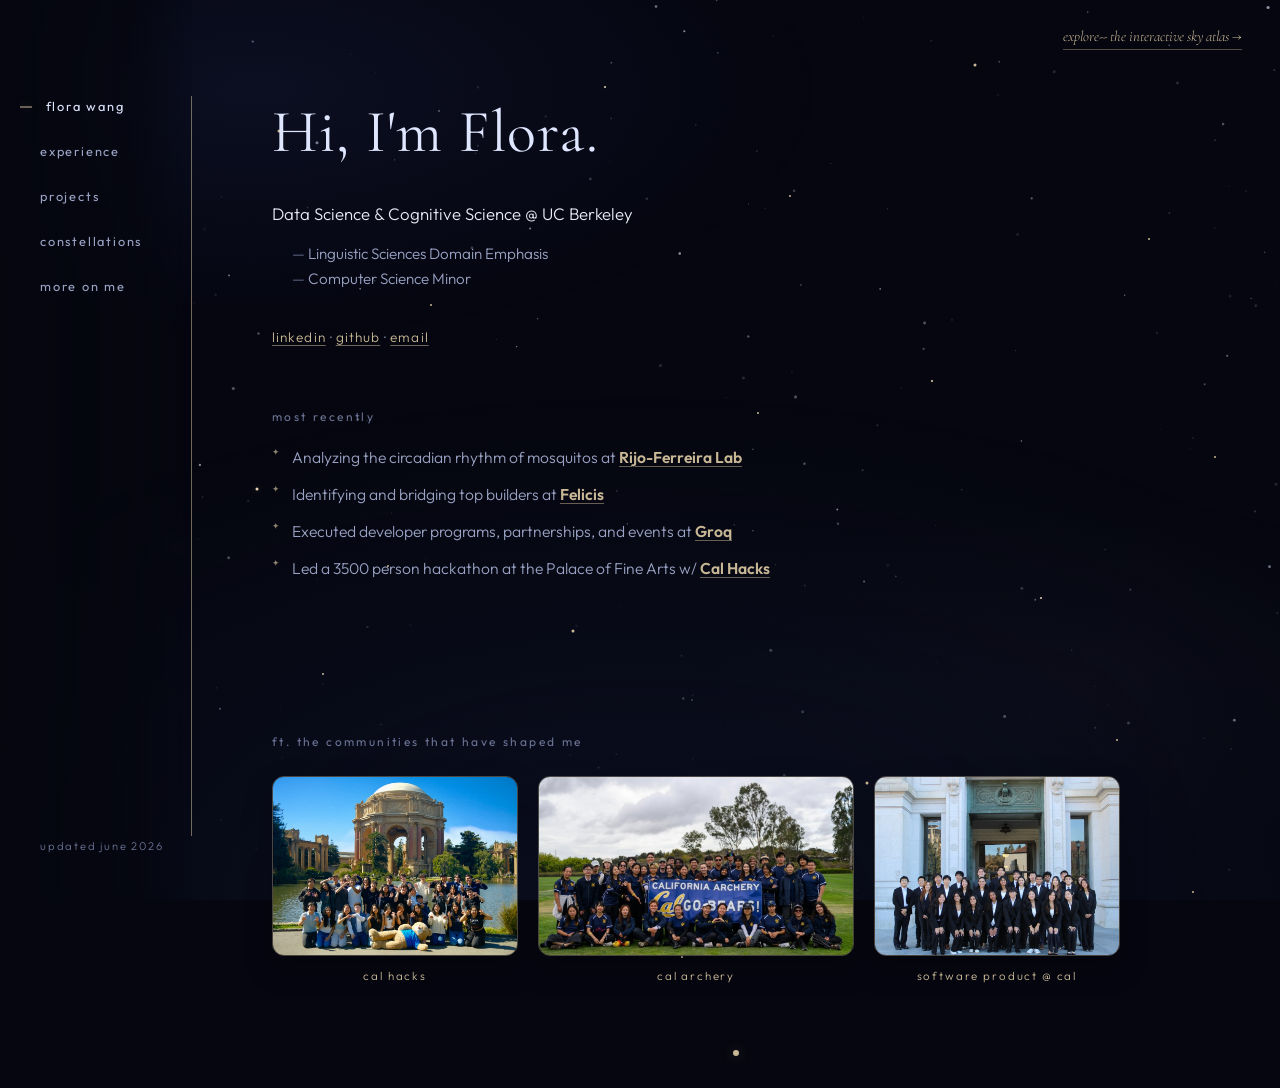
<file: index.html>
<!DOCTYPE html>
<html lang="en">
  <head>
    <meta charset="UTF-8" />
    <meta name="viewport" content="width=device-width, initial-scale=1.0" />
    <title>Flora Wang — Home</title>
    <link rel="preconnect" href="https://fonts.googleapis.com" />
    <link rel="preconnect" href="https://fonts.gstatic.com" crossorigin />
    <link
      href="https://fonts.googleapis.com/css2?family=Cormorant+Garamond:ital,wght@0,400;0,500;0,600;1,400&family=Outfit:wght@300;400;500&display=swap"
      rel="stylesheet"
    />
    <link rel="stylesheet" href="/styles.css" />
    <script src="/theme.js"></script>
  </head>
  <body class="page-home theme-night">
    <canvas id="stars" aria-hidden="true"></canvas>
    <canvas id="meadow" aria-hidden="true"></canvas>

    <aside class="site-nav">
      <nav class="nav" aria-label="Main">
        <a href="/" class="nav-link active">flora wang</a>
        <a href="/experience/" class="nav-link">experience</a>
        <a href="/projects/" class="nav-link">projects</a>
        <a href="/constellations/" class="nav-link">constellations</a>
        <a href="/about/" class="nav-link">more on me</a>
      </nav>
      <button type="button" class="theme-toggle" aria-pressed="false">
        <span class="theme-toggle-label">day</span>
      </button>
      <p class="nav-meta">updated june 2026</p>
    </aside>

    <a href="/sky/" class="sky-atlas-link">explore-- the interactive sky atlas →</a>

    <div class="page">
      <main class="main-content main-home">
        <div class="home-layout">
          <div class="home-text">
            <p class="greeting">Hi, I'm Flora.</p>

            <div class="intro-block">
              <p class="intro-line">
                Data Science &amp; Cognitive Science @ UC Berkeley
              </p>
              <ul class="intro-details">
                <li>Linguistic Sciences Domain Emphasis</li>
                <li>Computer Science Minor</li>
              </ul>
            </div>

            <div class="social-links" aria-label="Social media">
              <a href="https://www.linkedin.com/in/florawwang/" target="_blank" rel="noopener noreferrer" class="social-link">linkedin</a>
              <span class="social-dot" aria-hidden="true">·</span>
              <a href="https://github.com/florawwang" target="_blank" rel="noopener noreferrer" class="social-link">github</a>
              <span class="social-dot" aria-hidden="true">·</span>
              <a href="mailto:florawang@berkeley.edu" class="social-link">email</a>
            </div>

            <div class="recent-block">
              <h2 class="section-label">most recently</h2>
              <ul class="recent-list">
                <li>
                  Analyzing the circadian rhythm of mosquitos at
                  <a href="https://rijoferreiralab.com/" target="_blank" rel="noopener noreferrer" class="company-link"><strong>Rijo-Ferreira Lab</strong></a>
                </li>
                <li>
                  Identifying and bridging top builders at
                  <a href="https://www.felicis.com/" target="_blank" rel="noopener noreferrer" class="company-link"><strong>Felicis</strong></a>
                </li>
                <li>
                  Executed developer programs, partnerships, and events at
                  <a href="https://groq.com/" target="_blank" rel="noopener noreferrer" class="company-link"><strong>Groq</strong></a>
                </li>
                <li>
                  Led a 3500 person hackathon at the Palace of Fine Arts w/
                  <a href="https://calhacks.io/" target="_blank" rel="noopener noreferrer" class="company-link"><strong>Cal Hacks</strong></a>
                </li>
              </ul>
            </div>

          </div>

          <div class="planet-scene" aria-hidden="true">
            <canvas id="dot-planet" class="dot-planet-canvas"></canvas>
          </div>
        </div>

        <section class="communities">
          <h2 class="section-label">ft. the communities that have shaped me</h2>
          <div class="communities-row">
            <figure class="community">
              <div class="community-photo">
                <img src="/assets/communities/calhacks.png" alt="The Cal Hacks team at the Palace of Fine Arts" style="object-position: center 72%;" />
              </div>
              <figcaption>cal hacks</figcaption>
            </figure>
            <figure class="community">
              <div class="community-photo">
                <img src="/assets/communities/archery.png" alt="The Cal Archery team at a tournament" style="object-position: center 45%;" />
              </div>
              <figcaption>cal archery</figcaption>
            </figure>
            <figure class="community">
              <div class="community-photo">
                <img src="/assets/communities/software.png" alt="The Software Product @ Cal team on the steps of a campus building" style="object-position: center 68%;" />
              </div>
              <figcaption>software product @ cal</figcaption>
            </figure>
          </div>
        </section>
      </main>

      <footer class="site-footer">
        <span class="footer-orbit" aria-hidden="true"></span>
      </footer>
    </div>

    <script src="/script.js"></script>
    <script src="/meadow.js"></script>
    <script src="/planet-dots.js"></script>
  </body>
</html>
</file>
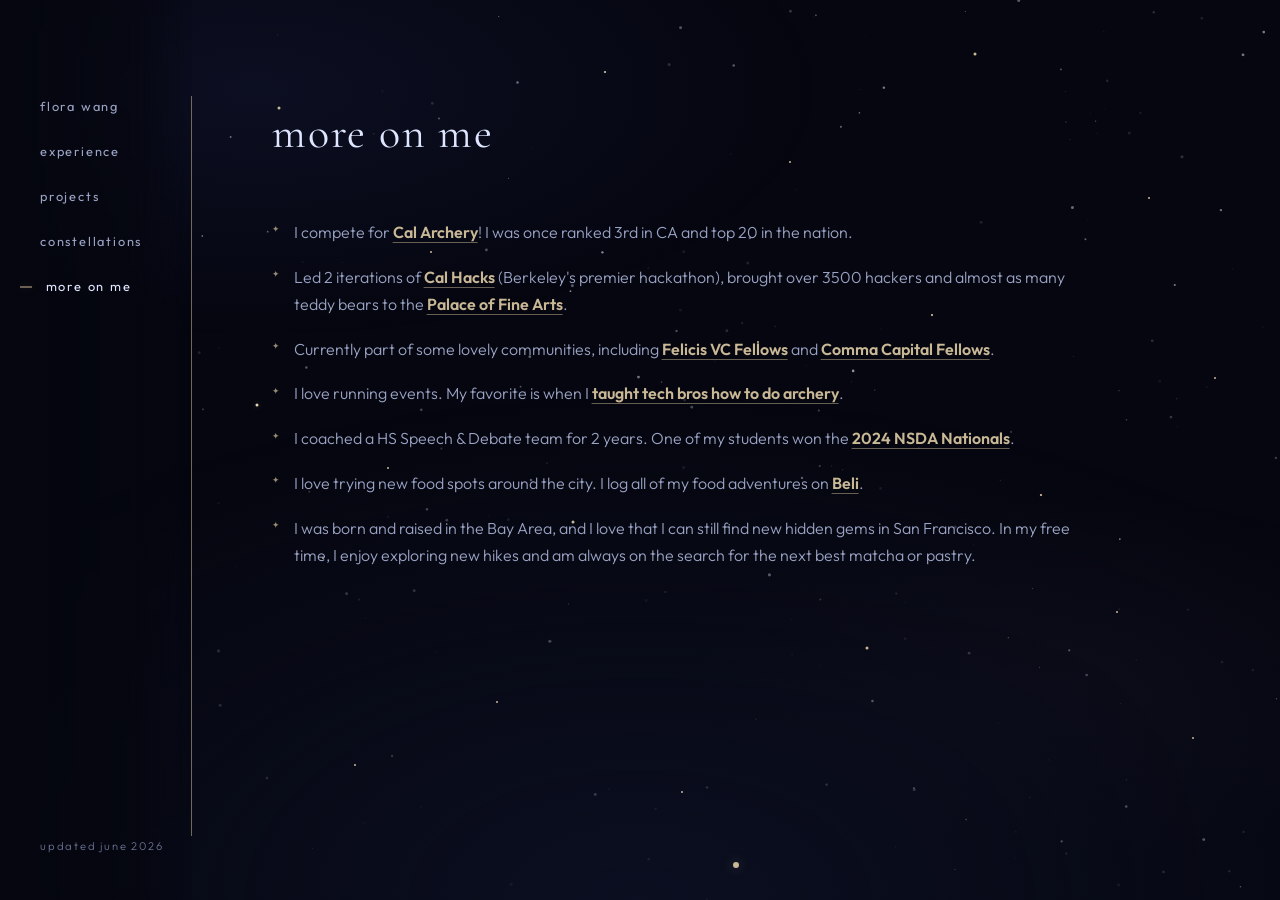
<file: about/index.html>
<!DOCTYPE html>
<html lang="en">
  <head>
    <meta charset="UTF-8" />
    <meta name="viewport" content="width=device-width, initial-scale=1.0" />
    <title>Flora Wang — About</title>
    <link rel="preconnect" href="https://fonts.googleapis.com" />
    <link rel="preconnect" href="https://fonts.gstatic.com" crossorigin />
    <link
      href="https://fonts.googleapis.com/css2?family=Cormorant+Garamond:ital,wght@0,400;0,500;0,600;1,400&family=Outfit:wght@300;400;500&display=swap"
      rel="stylesheet"
    />
    <link rel="stylesheet" href="/styles.css" />
    <script src="/theme.js"></script>
  </head>
  <body class="page-about theme-night">
    <canvas id="stars" aria-hidden="true"></canvas>
    <canvas id="meadow" aria-hidden="true"></canvas>

    <aside class="site-nav">
      <nav class="nav" aria-label="Main">
        <a href="/" class="nav-link">flora wang</a>
        <a href="/experience/" class="nav-link">experience</a>
        <a href="/projects/" class="nav-link">projects</a>
        <a href="/constellations/" class="nav-link">constellations</a>
        <a href="/about/" class="nav-link active">more on me</a>
      </nav>
      <button type="button" class="theme-toggle" aria-pressed="false">
        <span class="theme-toggle-label">day</span>
      </button>
      <p class="nav-meta">updated june 2026</p>
    </aside>

    <div class="page">
      <main class="main-content main-about">
        <h1 class="page-title">more on me</h1>

        <ul class="more-list">
          <li>
            I compete for
            <a href="https://archery.studentorg.berkeley.edu/" target="_blank" rel="noopener noreferrer" class="company-link">Cal Archery</a>! I was once ranked 3rd in CA and top 20 in the nation.
          </li>
          <li>
            Led 2 iterations of
            <a href="https://calhacks.io/" target="_blank" rel="noopener noreferrer" class="company-link">Cal Hacks</a>
            (Berkeley's premier hackathon), brought over 3500 hackers and almost as many teddy bears to the
            <a href="https://palaceoffinearts.com/" target="_blank" rel="noopener noreferrer" class="company-link">Palace of Fine Arts</a>.
          </li>
          <li>
            Currently part of some lovely communities, including
            <a href="https://www.felicis.com/fellows" target="_blank" rel="noopener noreferrer" class="company-link">Felicis VC Fellows</a>
            and
            <a href="https://comma.vc/" target="_blank" rel="noopener noreferrer" class="company-link">Comma Capital Fellows</a>.
          </li>
          <li>
            I love running events. My favorite is when I
            <a href="https://luma.com/haf2nyi0" target="_blank" rel="noopener noreferrer" class="company-link">taught tech bros how to do archery</a>.
          </li>
          <li>
            I coached a HS Speech &amp; Debate team for 2 years. One of my students won the
            <a href="https://www.speechanddebate.org/2024-national-speech-debate-champions/" target="_blank" rel="noopener noreferrer" class="company-link">2024 NSDA Nationals</a>.
          </li>
          <li>
            I love trying new food spots around the city. I log all of my food adventures on
            <a href="https://beliapp.com/" target="_blank" rel="noopener noreferrer" class="company-link">Beli</a>.
          </li>
          <li>
            I was born and raised in the Bay Area, and I love that I can still find new hidden gems in San Francisco. In my free time, I enjoy exploring new hikes and am always on the search for the next best matcha or pastry.
          </li>
        </ul>
      </main>

      <footer class="site-footer">
        <span class="footer-orbit" aria-hidden="true"></span>
      </footer>
    </div>

    <script src="/script.js"></script>
    <script src="/meadow.js"></script>
  </body>
</html>
</file>
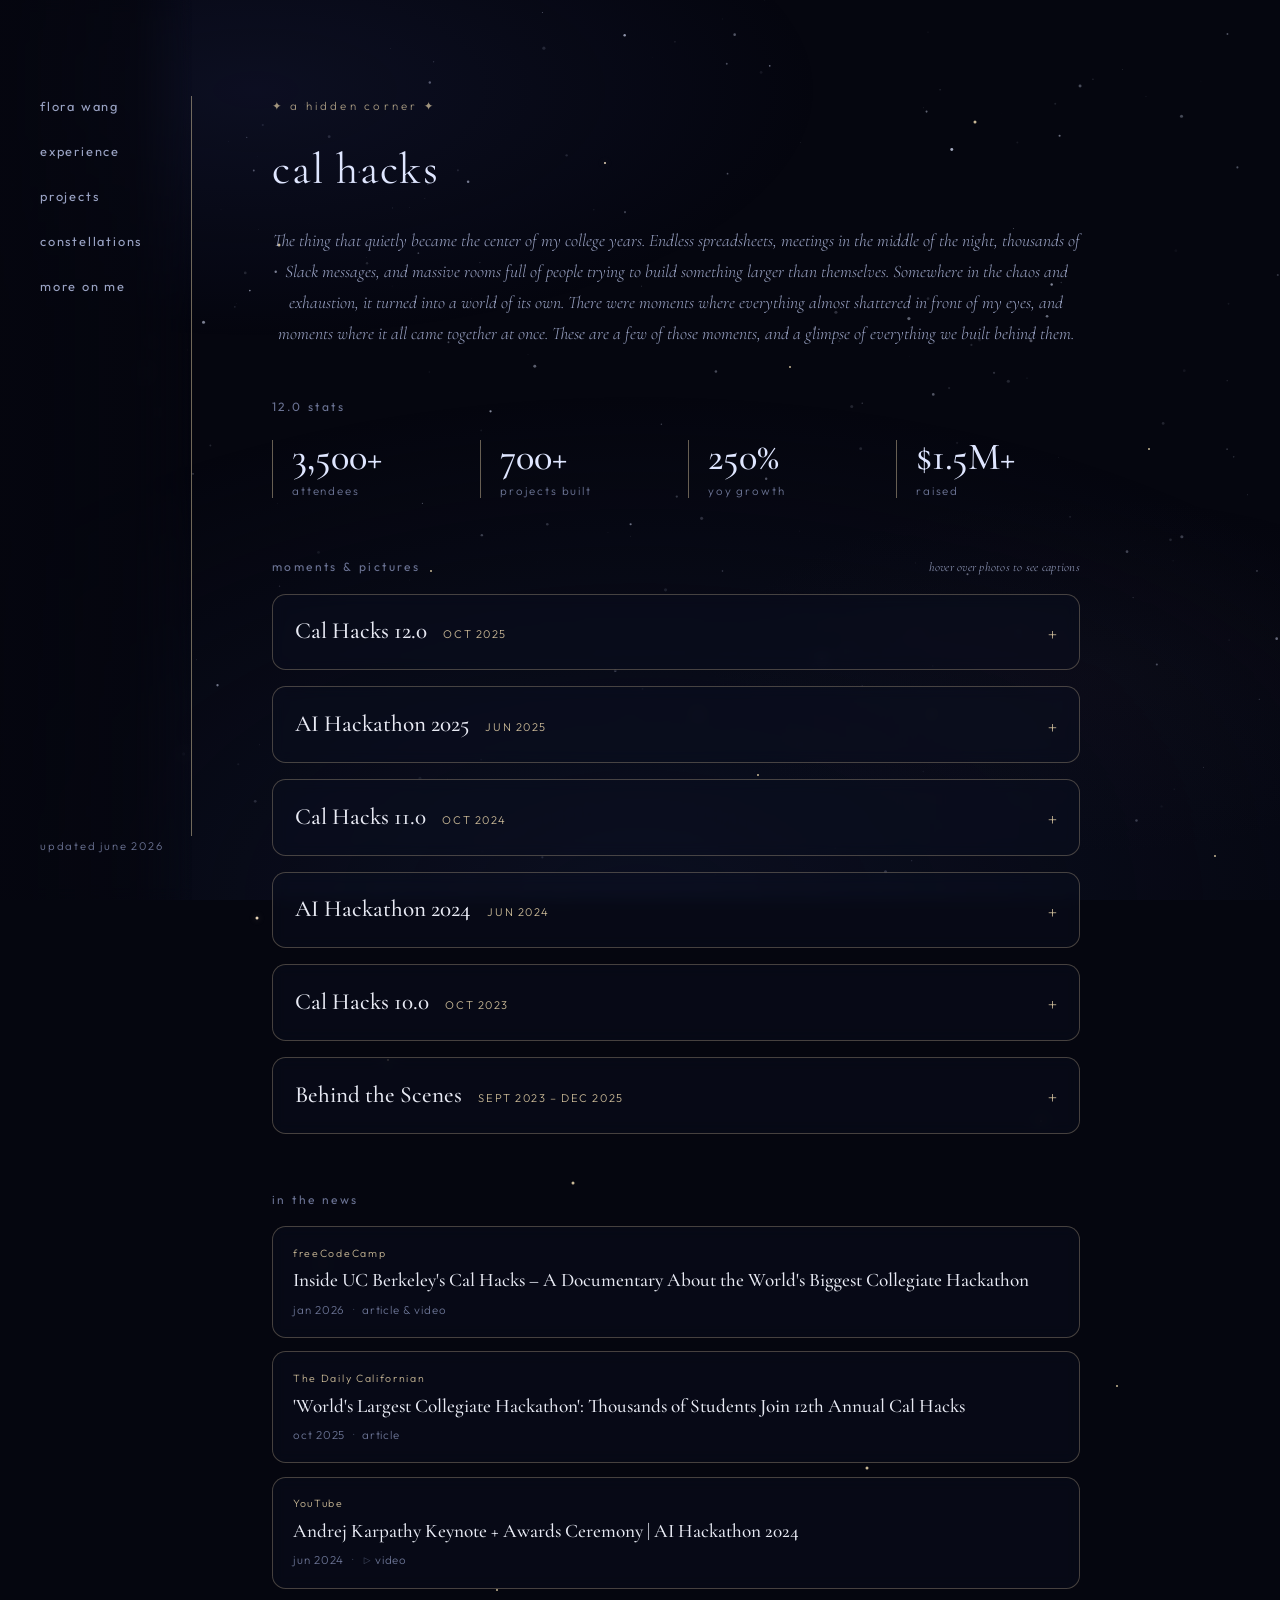
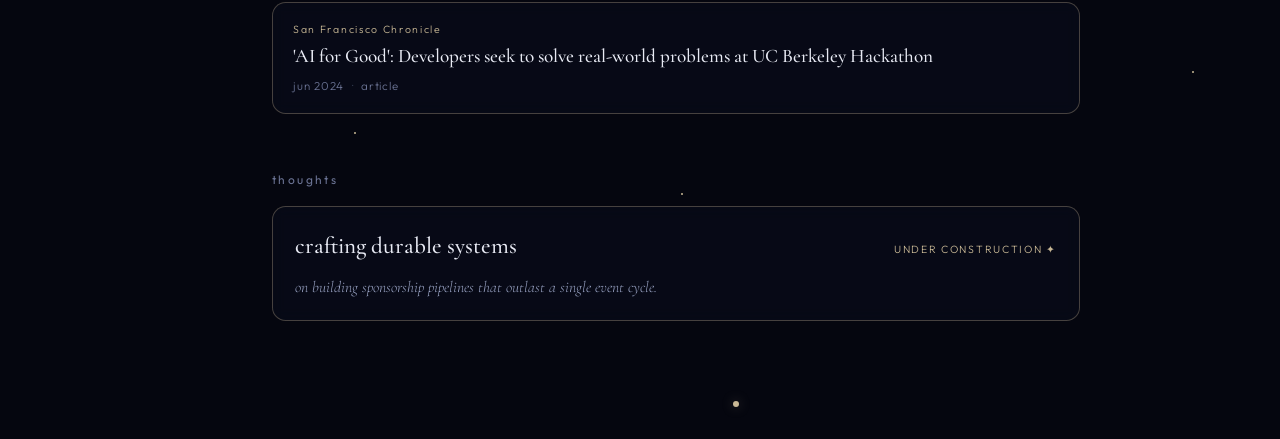
<file: calhacks/index.html>
<!DOCTYPE html>
<html lang="en">
  <head>
    <meta charset="UTF-8" />
    <meta name="viewport" content="width=device-width, initial-scale=1.0" />
    <title>Flora Wang — ✦</title>
    <meta name="robots" content="noindex, nofollow" />
    <link rel="preconnect" href="https://fonts.googleapis.com" />
    <link rel="preconnect" href="https://fonts.gstatic.com" crossorigin />
    <link
      href="https://fonts.googleapis.com/css2?family=Cormorant+Garamond:ital,wght@0,400;0,500;0,600;1,400&family=Outfit:wght@300;400;500&display=swap"
      rel="stylesheet"
    />
    <link rel="stylesheet" href="/styles.css" />
    <script src="/theme.js"></script>
  </head>
  <body class="page-calhacks theme-night">
    <canvas id="stars" aria-hidden="true"></canvas>
    <canvas id="meadow" aria-hidden="true"></canvas>

    <aside class="site-nav">
      <nav class="nav" aria-label="Main">
        <a href="/" class="nav-link">flora wang</a>
        <a href="/experience/" class="nav-link">experience</a>
        <a href="/projects/" class="nav-link">projects</a>
        <a href="/constellations/" class="nav-link">constellations</a>
        <a href="/about/" class="nav-link">more on me</a>
      </nav>
      <button type="button" class="theme-toggle" aria-pressed="false">
        <span class="theme-toggle-label">day</span>
      </button>
      <p class="nav-meta">updated june 2026</p>
    </aside>

    <div class="page">
      <main class="main-content main-calhacks">
        <p class="secret-tag">✦ a hidden corner ✦</p>
        <h1 class="page-title calhacks-title">cal hacks</h1>
        <p class="calhacks-lede">
          The thing that quietly became the center of my college years. 
          Endless spreadsheets, meetings in the middle of the night, thousands 
          of Slack messages, and massive rooms full of people trying to build
           something larger than themselves. Somewhere in the chaos and exhaustion,
            it turned into a world of its own. There were moments where everything
            almost shattered in front of my eyes, and moments where it all came together at once.
             These are a few of those moments, and a glimpse of everything we built behind them.
        </p>

        <h2 class="section-label calhacks-stats-label">12.0 stats</h2>
        <section class="calhacks-stats" aria-label="12.0 stats">
          <div class="stat">
            <span class="stat-num">3,500+</span>
            <span class="stat-label">attendees</span>
          </div>
          <div class="stat">
            <span class="stat-num">700+</span>
            <span class="stat-label">projects built</span>
          </div>
          <div class="stat">
            <span class="stat-num">250%</span>
            <span class="stat-label">yoy growth</span>
          </div>
          <div class="stat">
            <span class="stat-num">$1.5M+</span>
            <span class="stat-label">raised</span>
          </div>
        </section>

        <section class="calhacks-gallery-section">
          <div class="gallery-section-head">
            <h2 class="section-label">moments &amp; pictures</h2>
            <p class="gallery-hint">hover over photos to see captions</p>
          </div>

          <details class="cal-event">
            <summary class="cal-event-summary">
              <span class="cal-event-name">Cal Hacks 12.0</span>
              <span class="cal-event-date">oct 2025</span>
              <span class="cal-event-icon" aria-hidden="true">+</span>
            </summary>
            <p class="cal-event-note">
              we brought cal hacks to the palace! and bought a 12 ft teddy bear
              because cal hacks 12.0 wouldn't be complete without it. it felt
              surreal and bittersweet realizing this chapter was coming to a
              close.
            </p>
            <div class="calhacks-gallery">
              <figure class="cal-photo">
                <img src="/assets/calhacks/bear.png" alt="Flora and a teammate with the giant Cal Hacks teddy bear" />
                <figcaption>sam and i w/ our 12 ft bear</figcaption>
              </figure>
              <figure class="cal-photo">
                <img src="/assets/calhacks/hall.png" alt="The packed main hall during Cal Hacks" />
                <figcaption>the main hall during judging</figcaption>
              </figure>
              <figure class="cal-photo">
                <img src="/assets/calhacks/team.png" alt="Cal Hacks team group photo at the Palace of Fine Arts" />
                <figcaption>team photo outside the palace!</figcaption>
              </figure>
              <figure class="cal-photo">
                <img src="/assets/calhacks/letters.png" alt="The team in front of the glowing Cal Hacks marquee letters" />
                <figcaption> </figcaption>
              </figure>
              <figure class="cal-photo">
                <img src="/assets/calhacks/dinner.png" alt="Cal Hacks team celebrating over a dinner with flowers" />
                <figcaption>alumni dinner!</figcaption>
              </figure>
            </div>
          </details>

          <details class="cal-event">
            <summary class="cal-event-summary">
              <span class="cal-event-name">AI Hackathon 2025</span>
              <span class="cal-event-date">jun 2025</span>
              <span class="cal-event-icon" aria-hidden="true">+</span>
            </summary>
            <p class="cal-event-note">
              this event was rocked by the last-minute withdrawal of a major
              partner, but the team made it work — and surpassed all previous
              metrics. there were llamas and mountain-loads of snacks, as usual.
            </p>
            <div class="calhacks-gallery calhacks-gallery--grid">
              <figure class="cal-photo">
                <img src="/assets/calhacks/ai2025/team-stage.png" alt="The AI Hackathon 2025 team on stage in front of the UC Berkeley AI Hackathon screen" />
                <figcaption>team photo!</figcaption>
              </figure>
              <figure class="cal-photo">
                <img src="/assets/calhacks/ai2025/stage-screen.png" alt="The AI Hackathon 2025 stage monitor facing a packed auditorium" />
                <figcaption>the view from the stage</figcaption>
              </figure>
              <figure class="cal-photo">
                <img src="/assets/calhacks/ai2025/bear-banner.png" alt="Flora and a teammate with the giant bear in front of the AI Hackathon 2025 banner" style="object-position: center 58%;" />
                <figcaption> </figcaption>
              </figure>
              <figure class="cal-photo">
                <img src="/assets/calhacks/ai2025/panel.png" alt="Judges panel seated on stage during AI Hackathon 2025" />
                <figcaption>the judges panel</figcaption>
              </figure>
              <figure class="cal-photo cal-photo--crop">
                <img src="/assets/calhacks/ai2025/llama.png" alt="A llama on the UC Berkeley campus during AI Hackathon 2025" style="object-position: center 72%;" />
                <figcaption>yes, we had llamas</figcaption>
              </figure>
              <figure class="cal-photo cal-photo--crop">
                <img src="/assets/calhacks/ai2025/snacks.png" alt="Stacks of snacks and drinks stored for AI Hackathon 2025" />
                <figcaption>fueling 1,400+ hackers</figcaption>
              </figure>
            </div>
          </details>

          <details class="cal-event">
            <summary class="cal-event-summary">
              <span class="cal-event-name">Cal Hacks 11.0</span>
              <span class="cal-event-date">oct 2024</span>
              <span class="cal-event-icon" aria-hidden="true">+</span>
            </summary>
            <p class="cal-event-note">
              my first event as president, and one of the most exhausting and
              exhilarating events, with aravind srinivas (founder &amp; ceo of
              perplexity) and alex pall (chainsmokers + mantis venture capital)
              as our keynote speakers. there's something strangely beautiful
              about watching hundreds of people gather in one space to create
              purely because they want to.
            </p>
            <div class="calhacks-gallery">
              <figure class="cal-photo cal-photo--crop">
                <img src="/assets/calhacks/cal11/boba.png" alt="Hundreds of boba and drink cups laid out for Cal Hacks 11.0" />
                <figcaption>boba for the masses</figcaption>
              </figure>
              <figure class="cal-photo">
                <img src="/assets/calhacks/cal11/team-stage.png" alt="The full Cal Hacks 11.0 team on stage with the giant bears" />
                <figcaption>the whole team on stage</figcaption>
              </figure>
              <figure class="cal-photo">
                <img src="/assets/calhacks/cal11/podium.png" alt="Flora speaking into a microphone at the podium during Cal Hacks 11.0" />
                <figcaption>opening ceremony</figcaption>
              </figure>
              <figure class="cal-photo">
                <img src="/assets/calhacks/cal11/hall.png" alt="Overhead view of the packed Cal Hacks 11.0 hacking hall" />
                <figcaption>the hall in full swing</figcaption>
              </figure>
              <figure class="cal-photo cal-photo--crop">
                <img src="/assets/calhacks/cal11/skyline.png" alt="View of the San Francisco skyline and Yerba Buena Gardens at golden hour" />
                <figcaption>golden hour over the city</figcaption>
              </figure>
            </div>
          </details>

          <details class="cal-event">
            <summary class="cal-event-summary">
              <span class="cal-event-name">AI Hackathon 2024</span>
              <span class="cal-event-date">jun 2024</span>
              <span class="cal-event-icon" aria-hidden="true">+</span>
            </summary>
            <p class="cal-event-note">
              this was my first ai hackathon, and planning it in partnership
              with skydeck opened my eyes to the world of venture and startups!
              having andrej karpathy as our keynote speaker made the whole event
              so much more magical.
            </p>
            <div class="calhacks-gallery">
              <figure class="cal-photo">
                <img src="/assets/calhacks/ai2024/team-stage.png" alt="The AI Hackathon 2024 team on stage in front of a 'Thanks for joining!' Berkeley SkyDeck screen" />
                <figcaption>the team on the main stage</figcaption>
              </figure>
              <figure class="cal-photo">
                <img src="/assets/calhacks/ai2024/bear-backdrop.png" alt="Team holding the giant bear in front of the AI Hackathon 2024 step-and-repeat backdrop" />
                <figcaption> </figcaption>
              </figure>
              <figure class="cal-photo cal-photo--crop">
                <img src="/assets/calhacks/ai2024/dinner.png" alt="The AI Hackathon 2024 team gathered around a long dinner table" style="object-position: center 45%;" />
                <figcaption>dinner w/ andrej karpathy!</figcaption>
              </figure>
            </div>
          </details>

          <details class="cal-event">
            <summary class="cal-event-summary">
              <span class="cal-event-name">Cal Hacks 10.0</span>
              <span class="cal-event-date">oct 2023</span>
              <span class="cal-event-icon" aria-hidden="true">+</span>
            </summary>
            <p class="cal-event-note">
              my very first event with cal hacks! it was super eye-opening and
              overwhelming, but ultimately inspiring to meet so many generations
              of cal hacks alumni. somewhere in the middle, i was hauling boxes
              of costco pizza through rows of hacker tables, not knowing this
              world would become such a defining part of my life.
            </p>
            <div class="calhacks-gallery">
              <figure class="cal-photo">
                <img src="/assets/calhacks/cal10/bear-fridge.png" alt="The giant bear perched on top of a Coca-Cola fridge backstage" />
                <figcaption> </figcaption>
              </figure>
              <figure class="cal-photo">
                <img src="/assets/calhacks/cal10/team.png" alt="The Cal Hacks 10.0 team posing in front of a 'see you at 11.0!' screen" />
                <figcaption>team photo!</figcaption>
              </figure>
              <figure class="cal-photo">
                <img src="/assets/calhacks/cal10/dinner.png" alt="The full Cal Hacks 10.0 team gathered for a celebration dinner" />
                <figcaption>alumni dinner!</figcaption>
              </figure>
              <figure class="cal-photo">
                <img src="/assets/calhacks/cal10/ikes.png" alt="A cart stacked with boxes of Ike's sandwiches for Cal Hacks 10.0" />
                <figcaption>lots of ike's sandwiches</figcaption>
              </figure>
            </div>
          </details>

          <details class="cal-event">
            <summary class="cal-event-summary">
              <span class="cal-event-name">Behind the Scenes</span>
              <span class="cal-event-date">sept 2023 – dec 2025</span>
              <span class="cal-event-icon" aria-hidden="true">+</span>
            </summary>
            <details class="cal-event-note note-expand">
              <summary>
                cal hacks taught me how to lead under immense pressure, how to
                trust people completely, and how much can happen when a group
                becomes irrationally ambitious together. <span class="note-more">… read more</span>
              </summary>
              <p>
                behind the edited posts and photos are the memories i’ll cherish
                most: late-night work sessions to finish our endless to-do list,
                sharing the awe of many beautiful sunrises, the freedom that came
                with pushing the boundaries of what a student-run event could
                become, witnessing the unfathomable creativity of some people,
                and experiences that make every “last” feel a little more sentimental.
              </p>
              <p>
                chaotic, exhausting, and stressful beyond belief. but if i had
                the chance, i would do it all over again. here are some people and moments
                 that make the world's largest collegiate hackathon even possible.
              </p>
            </details>
            <div class="calhacks-gallery">
              <figure class="cal-photo">
                <img src="/assets/calhacks/bts/boba.png" alt="Flora holding a boba during a hackathon" />
                <figcaption>3rd moral support matcha of the day...</figcaption>
              </figure>
              <figure class="cal-photo">
                <img src="/assets/calhacks/bts/selfie-tables.png" alt="A team selfie at the hacking tables late at night" />
                <figcaption>endless hours working in the library</figcaption>
              </figure>
              <figure class="cal-photo">
                <img src="/assets/calhacks/bts/hs-hackathon.png" alt="Flora and teammates mentoring at a high school hackathon" />
                <figcaption>mentoring at high school hackathons</figcaption>
              </figure>
              <figure class="cal-photo">
                <img src="/assets/calhacks/bts/bear-sproul.png" alt="The giant bear sitting among a crowd on Sproul Plaza" />
                <figcaption> </figcaption>
              </figure>
              <figure class="cal-photo">
                <img src="/assets/calhacks/bts/bear-cart.png" alt="A teammate hauling the giant bear and supplies on a cart" />
                <figcaption>lots to move! (ft our broken cart)</figcaption>
              </figure>
              <figure class="cal-photo">
                <img src="/assets/calhacks/bts/classroom-2.png" alt="A team selfie during a weekly meeting in a classroom" />
                <figcaption>final all-hands meeting</figcaption>
              </figure>
              <figure class="cal-photo">
                <img src="/assets/calhacks/bts/venue.png" alt="An IMAX film platter system while scouting a venue" />
                <figcaption>oppenheimer on 70mm IMAX just downstairs from our venue</figcaption>
              </figure>
              <figure class="cal-photo">
                <img src="/assets/calhacks/bts/win-a-cow.png" alt="A whiteboard sign reading 'Win a Cow!' covered in doodles" />
                <figcaption>yes, a sponsor gave away a cow</figcaption>
              </figure>
              <figure class="cal-photo">
                <img src="/assets/calhacks/bts/firefighters.png" alt="Firefighters and police heading upstairs past an event policies sign" />
                <figcaption>6am gas leak...</figcaption>
              </figure>
              <figure class="cal-photo">
                <img src="/assets/calhacks/bts/shirt-toss.png" alt="Tossing t-shirts from a truck to a crowd of students" />
                <figcaption>tossing free t-shirts at freshmen</figcaption>
              </figure>
              <figure class="cal-photo">
                <img src="/assets/calhacks/bts/tahoe.png" alt="Sunset over Emerald Bay at Lake Tahoe during a team retreat" />
                <figcaption>one of many sunrises we've watched together</figcaption>
              </figure>
              <figure class="cal-photo">
                <img src="/assets/calhacks/bts/palace.png" alt="The golden ballroom interior of the venue before the event" />
                <figcaption>beautiful venue we toured near soma!</figcaption>
              </figure>
              <figure class="cal-photo cal-photo--crop">
                <img src="/assets/calhacks/bts/team-night.png" alt="The team posing at night in front of city skyscrapers" style="aspect-ratio: 4 / 5; object-position: center 60%;" />
                <figcaption>sponsorship team dinner in sf</figcaption>
              </figure>
            </div>
          </details>
        </section>

        <section class="calhacks-news-section">
          <h2 class="section-label">in the news</h2>
          <ul class="news-list">
            <li>
              <a
                class="news-link"
                href="https://www.freecodecamp.org/news/inside-cal-hacks-2025-36-hours-at-the-worlds-largest-collegiate-hackathon/"
                target="_blank"
                rel="noopener noreferrer"
              >
                <span class="news-outlet">freeCodeCamp</span>
                <span class="news-headline"
                  >Inside UC Berkeley's Cal Hacks – A Documentary About the
                  World's Biggest Collegiate Hackathon</span
                >
                <span class="news-meta">
                  <span>jan 2026</span>
                  <span class="news-format">article & video</span>
                </span>
              </a>
            </li>
            <li>
              <a
                class="news-link"
                href="https://www.dailycal.org/news/campus/world-s-largest-collegiate-hackathon-thousands-of-students-join-12th-annual-cal-hacks/article_9eddbcfc-e3ae-4226-aba0-9a77ea9b8f4f.html"
                target="_blank"
                rel="noopener noreferrer"
              >
                <span class="news-outlet">The Daily Californian</span>
                <span class="news-headline"
                  >'World's Largest Collegiate Hackathon': Thousands of Students Join
                  12th Annual Cal Hacks</span
                >
                <span class="news-meta">
                  <span>oct 2025</span>
                  <span class="news-format">article</span>
                </span>
              </a>
            </li>
            <li>
              <a
                class="news-link"
                href="https://www.youtube.com/watch?v=tsTeEkzO9xc"
                target="_blank"
                rel="noopener noreferrer"
              >
                <span class="news-outlet">YouTube</span>
                <span class="news-headline"
                  >Andrej Karpathy Keynote + Awards Ceremony | AI Hackathon
                  2024</span
                >
                <span class="news-meta">
                  <span>jun 2024</span>
                  <span class="news-format news-format--video"
                    ><span class="news-format-icon" aria-hidden="true">▷</span
                    >video</span
                  >
                </span>
              </a>
            </li>
            <li>
              <a
                class="news-link"
                href="https://www.sfchronicle.com/bayarea/article/uc-berkeley-ai-hackathon-19522906.php"
                target="_blank"
                rel="noopener noreferrer"
              >
                <span class="news-outlet">San Francisco Chronicle</span>
                <span class="news-headline"
                  >'AI for Good': Developers seek to solve real-world problems at UC
                  Berkeley Hackathon</span
                >
                <span class="news-meta">
                  <span>jun 2024</span>
                  <span class="news-format">article</span>
                </span>
              </a>
            </li>
          </ul>
        </section>

        <section class="calhacks-thoughts-section">
          <h2 class="section-label">thoughts</h2>
          <ul class="thoughts-list">
            <li>
              <article class="thought-card">
                <div class="thought-card-head">
                  <h3 class="thought-title">crafting durable systems</h3>
                  <span class="thought-status">under construction ✦</span>
                </div>
                <p class="thought-excerpt">
                  on building sponsorship pipelines that outlast a single event
                  cycle.
                </p>
              </article>
            </li>
          </ul>
        </section>
      </main>

      <footer class="site-footer">
        <span class="footer-orbit" aria-hidden="true"></span>
      </footer>
    </div>

    <script src="/script.js"></script>
    <script src="/meadow.js"></script>
  </body>
</html>
</file>
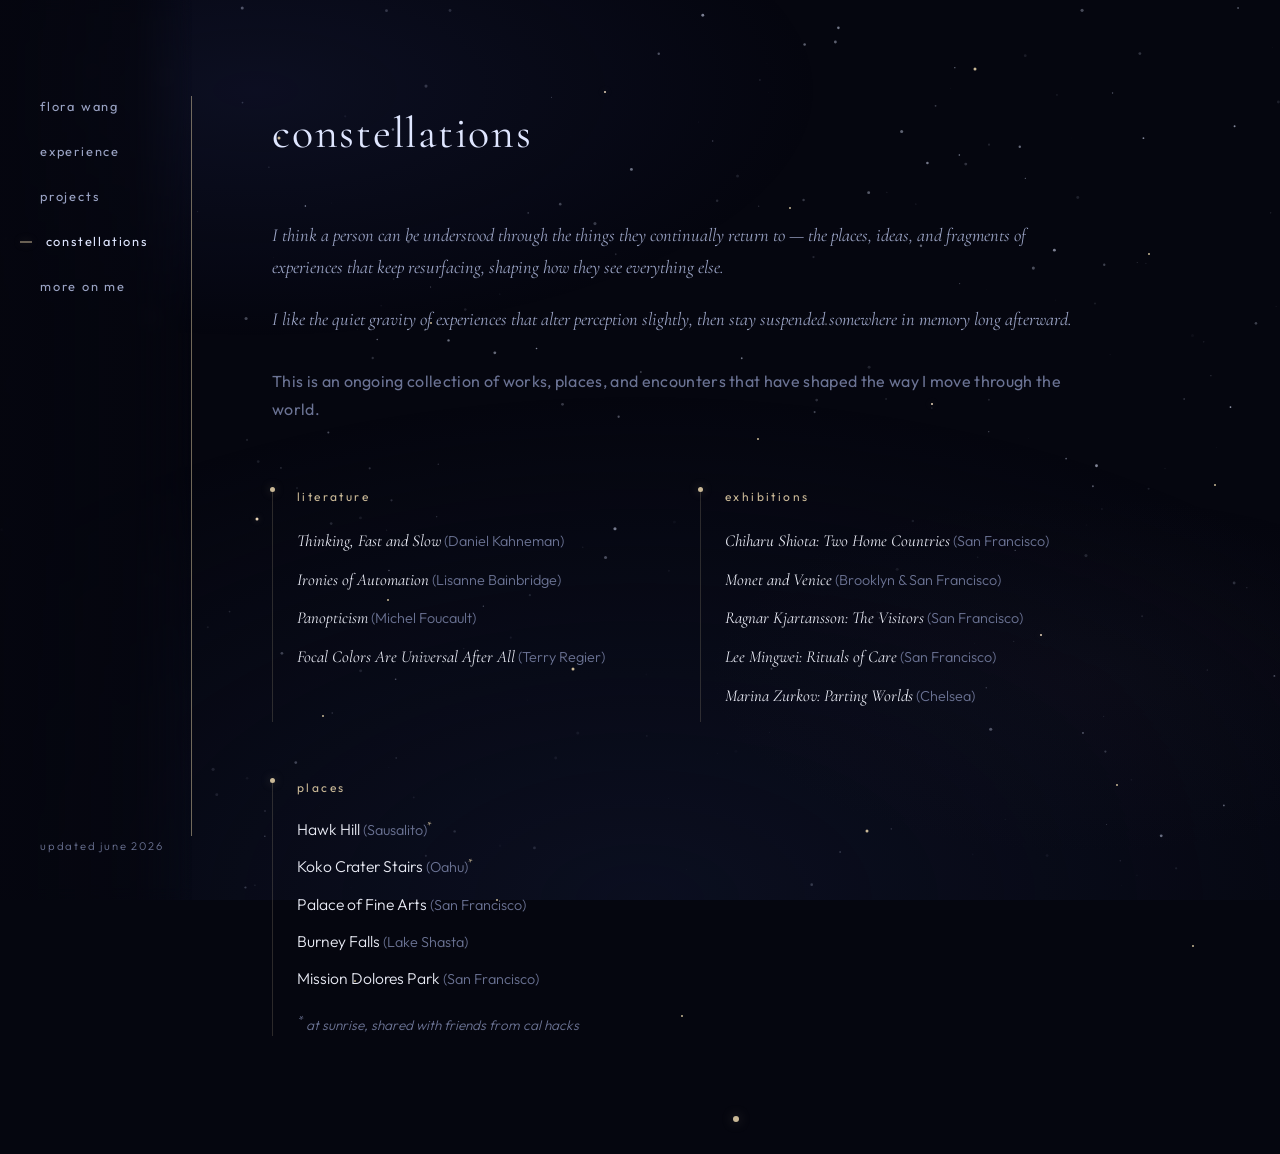
<file: constellations/index.html>
<!DOCTYPE html>
<html lang="en">
  <head>
    <meta charset="UTF-8" />
    <meta name="viewport" content="width=device-width, initial-scale=1.0" />
    <title>Flora Wang — Constellations</title>
    <link rel="preconnect" href="https://fonts.googleapis.com" />
    <link rel="preconnect" href="https://fonts.gstatic.com" crossorigin />
    <link
      href="https://fonts.googleapis.com/css2?family=Cormorant+Garamond:ital,wght@0,400;0,500;0,600;1,400&family=Outfit:wght@300;400;500&display=swap"
      rel="stylesheet"
    />
    <link rel="stylesheet" href="/styles.css" />
    <script src="/theme.js"></script>
  </head>
  <body class="page-constellations theme-night">
    <canvas id="stars" aria-hidden="true"></canvas>
    <canvas id="meadow" aria-hidden="true"></canvas>

    <aside class="site-nav">
      <nav class="nav" aria-label="Main">
        <a href="/" class="nav-link">flora wang</a>
        <a href="/experience/" class="nav-link">experience</a>
        <a href="/projects/" class="nav-link">projects</a>
        <a href="/constellations/" class="nav-link active">constellations</a>
        <a href="/about/" class="nav-link">more on me</a>
      </nav>
      <button type="button" class="theme-toggle" aria-pressed="false">
        <span class="theme-toggle-label">day</span>
      </button>
      <p class="nav-meta">updated june 2026</p>
    </aside>

    <div class="page">
      <main class="main-content main-constellations">
        <h1 class="page-title">constellations</h1>

        <div class="constellation-intro">
          <p>
            I think a person can be understood through the things they
            continually return to — the places, ideas, and fragments of
            experiences that keep resurfacing, shaping how they see everything
            else.
          </p>
          <p>
            I like the quiet gravity of experiences that alter perception
            slightly, then stay suspended somewhere in memory long afterward.
          </p>
          <p class="constellation-tagline">
            This is an ongoing collection of works, places, and encounters
            that have shaped the way I move through the world.
          </p>
        </div>

        <div class="constellation-groups">
          <article class="constellation-group">
            <h2 class="group-title">literature</h2>
            <ul class="constellation-list">
              <li>
                <em>Thinking, Fast and Slow</em>
                <span class="meta">(Daniel Kahneman)</span>
              </li>
              <li>
                <em>Ironies of Automation</em>
                <span class="meta">(Lisanne Bainbridge)</span>
              </li>
              <li>
                <em>Panopticism</em>
                <span class="meta">(Michel Foucault)</span>
              </li>
              <li>
                <em>Focal Colors Are Universal After All</em>
                <span class="meta">(Terry Regier)</span>
              </li>
            </ul>
          </article>

          <article class="constellation-group">
            <h2 class="group-title">exhibitions</h2>
            <ul class="constellation-list">
              <li>
                <em>Chiharu Shiota: Two Home Countries</em>
                <span class="meta">(San Francisco)</span>
              </li>
              <li>
                <em>Monet and Venice</em>
                <span class="meta">(Brooklyn & San Francisco)</span>
              </li>
              <li>
                <em>Ragnar Kjartansson: The Visitors</em>
                <span class="meta">(San Francisco)</span>
              </li>
              <li>
                <em>Lee Mingwei: Rituals of Care</em>
                <span class="meta">(San Francisco)</span>
              </li>
              <li>
                <em>Marina Zurkov: Parting Worlds</em>
                <span class="meta">(Chelsea)</span>
              </li>
            </ul>
          </article>

          <article class="constellation-group">
            <h2 class="group-title">places</h2>
            <ul class="constellation-list places-list">
              <li>
                Hawk Hill
                <span class="meta">(Sausalito)<sup class="footnote-mark">*</sup></span>
              </li>
              <li>
                Koko Crater Stairs
                <span class="meta">(Oahu)<sup class="footnote-mark">*</sup></span>
              </li>
              <li>
                Palace of Fine Arts
                <span class="meta">(San Francisco)</span>
              </li>
              <li>
                Burney Falls
                <span class="meta">(Lake Shasta)</span>
              </li>
              <li>
                Mission Dolores Park
                <span class="meta">(San Francisco)</span>
              </li>
            </ul>
            <p class="footnote">
              <sup>*</sup> at sunrise, shared with friends from cal hacks
            </p>
          </article>
        </div>
      </main>

      <footer class="site-footer">
        <span class="footer-orbit" aria-hidden="true"></span>
      </footer>
    </div>

    <script src="/script.js"></script>
    <script src="/meadow.js"></script>
  </body>
</html>
</file>
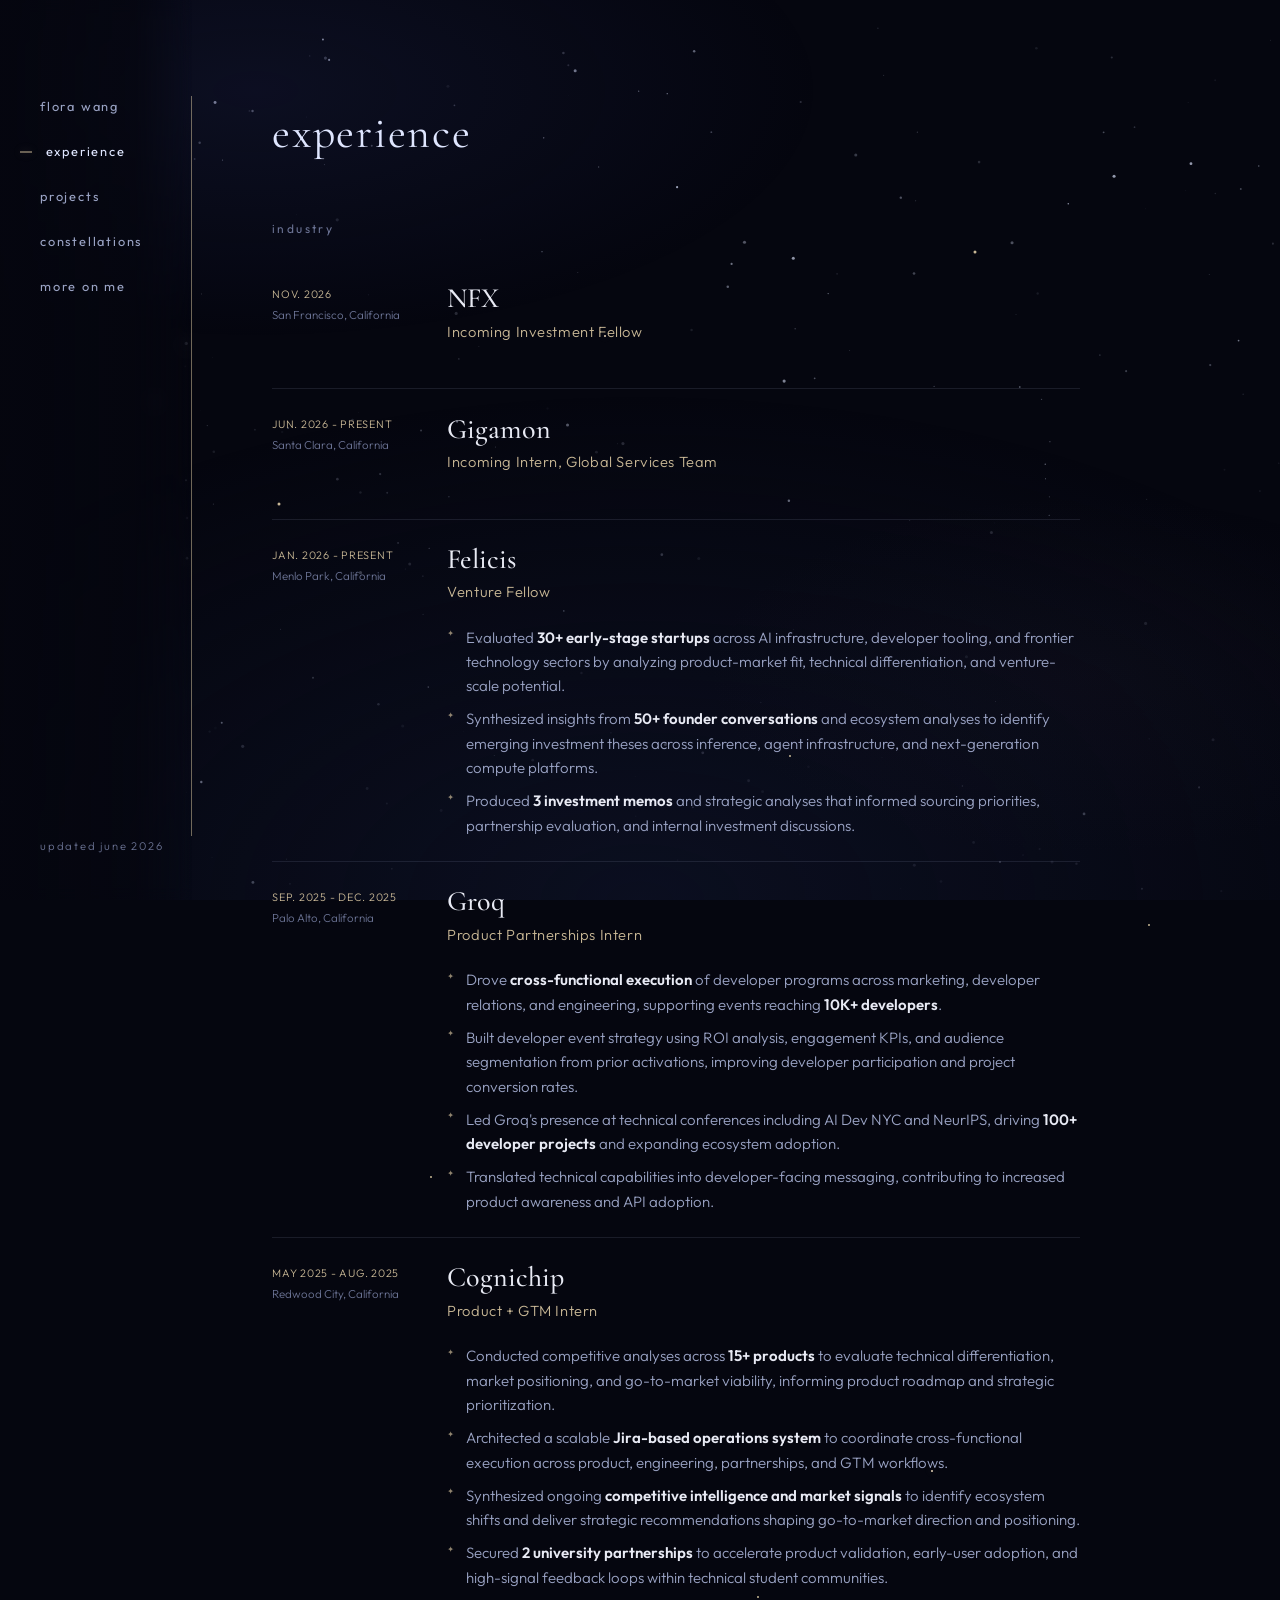
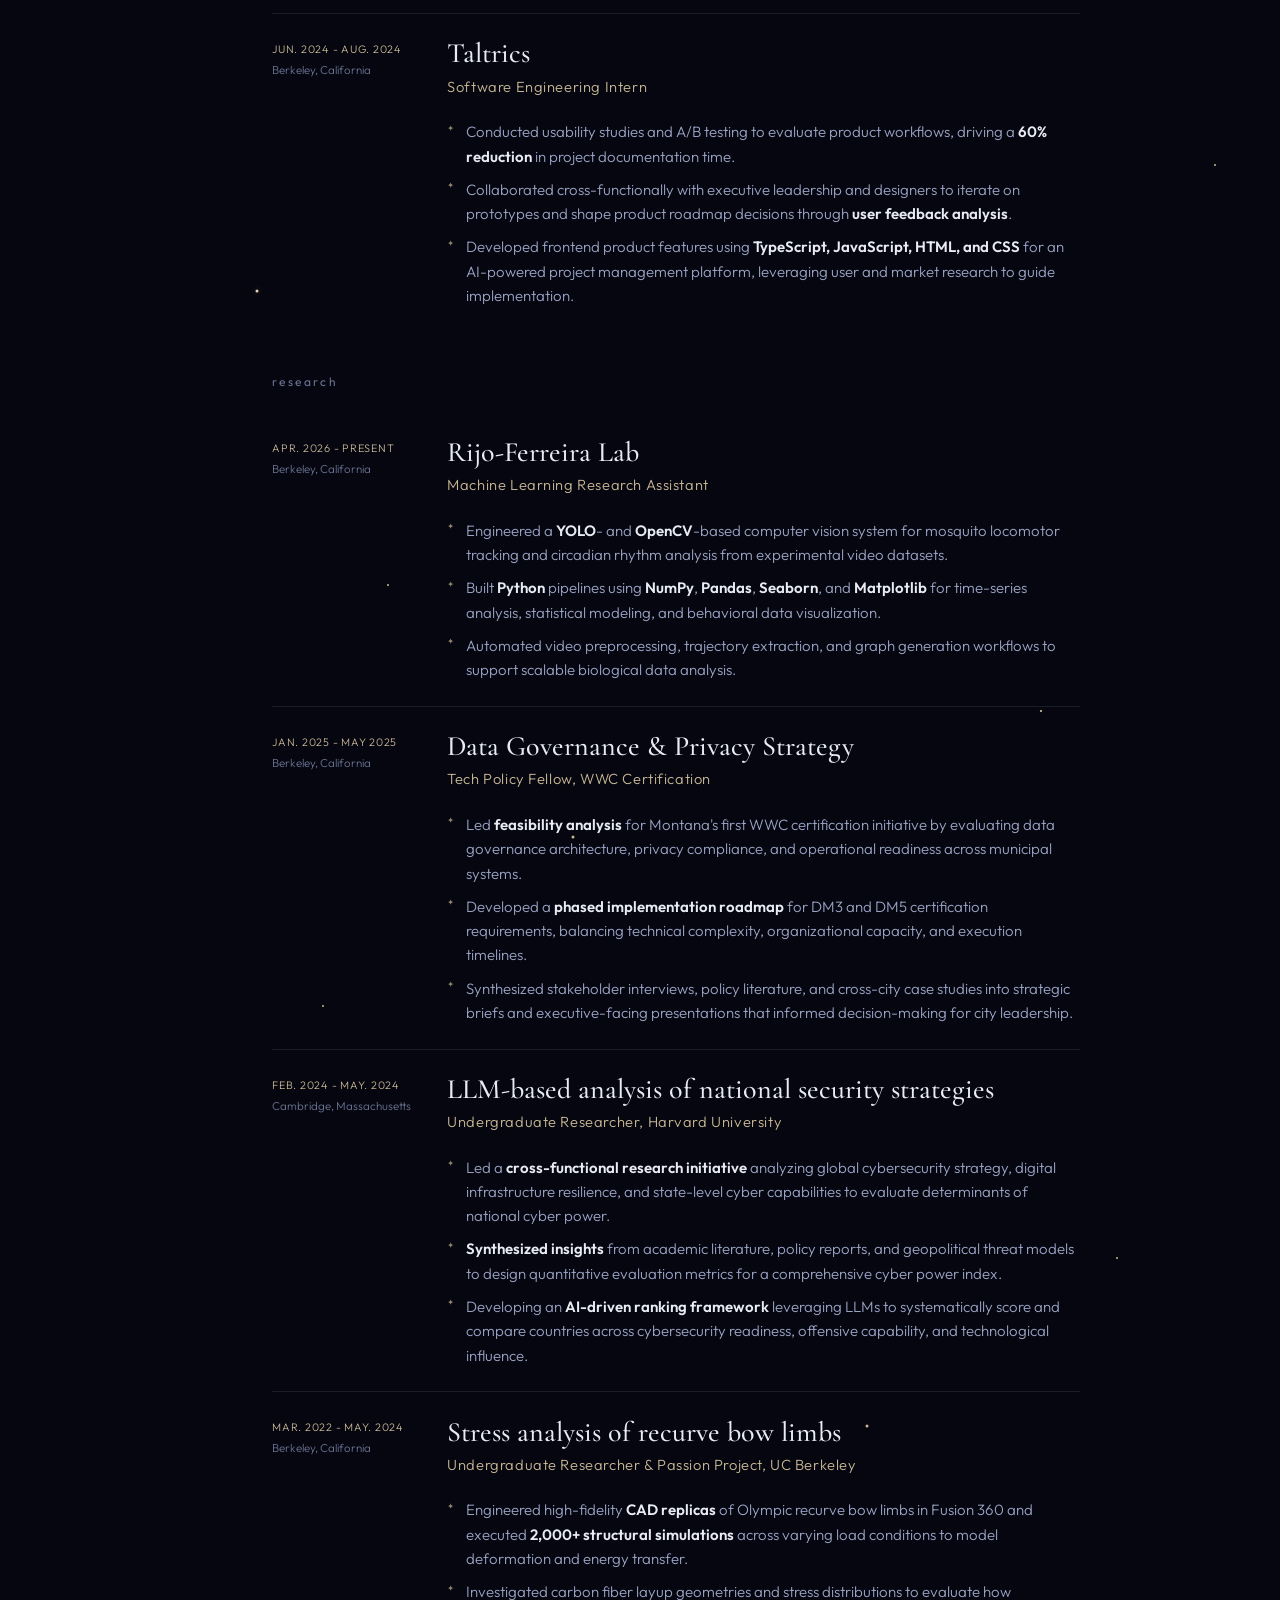
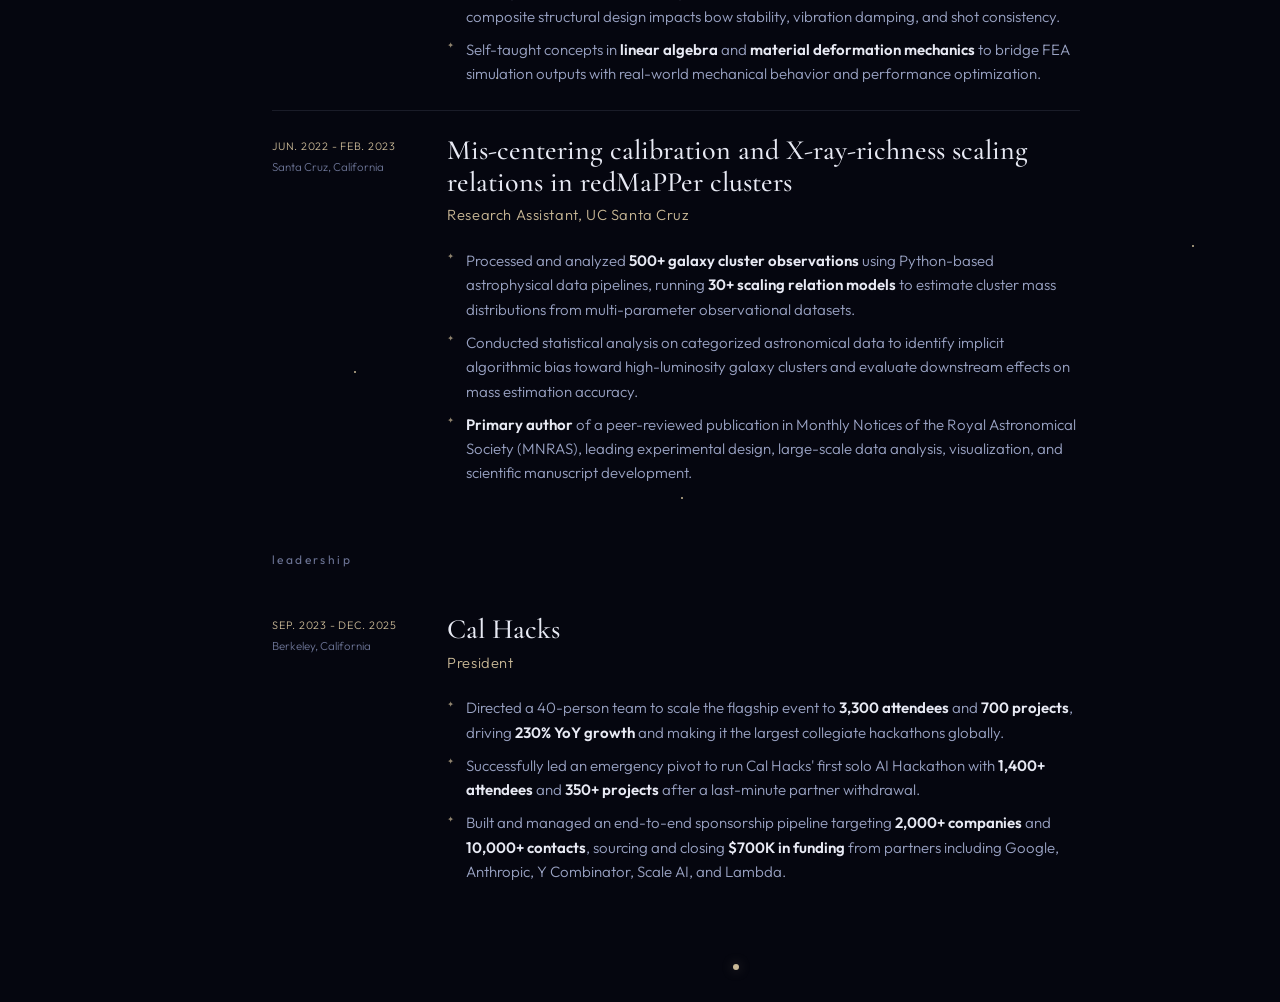
<file: experience/index.html>
<!DOCTYPE html>
<html lang="en">
  <head>
    <meta charset="UTF-8" />
    <meta name="viewport" content="width=device-width, initial-scale=1.0" />
    <title>Flora Wang — Experience</title>
    <link rel="preconnect" href="https://fonts.googleapis.com" />
    <link rel="preconnect" href="https://fonts.gstatic.com" crossorigin />
    <link
      href="https://fonts.googleapis.com/css2?family=Cormorant+Garamond:ital,wght@0,400;0,500;0,600;1,400&family=Outfit:wght@300;400;500&display=swap"
      rel="stylesheet"
    />
    <link rel="stylesheet" href="/styles.css" />
    <script src="/theme.js"></script>
  </head>
  <body class="page-experience theme-night">
    <canvas id="stars" aria-hidden="true"></canvas>
    <canvas id="meadow" aria-hidden="true"></canvas>

    <aside class="site-nav">
      <nav class="nav" aria-label="Main">
        <a href="/" class="nav-link">flora wang</a>
        <a href="/experience/" class="nav-link active">experience</a>
        <a href="/projects/" class="nav-link">projects</a>
        <a href="/constellations/" class="nav-link">constellations</a>
        <a href="/about/" class="nav-link">more on me</a>
      </nav>
      <button type="button" class="theme-toggle" aria-pressed="false">
        <span class="theme-toggle-label">day</span>
      </button>
      <p class="nav-meta">updated june 2026</p>
    </aside>

    <div class="page">
      <main class="main-content">
        <h1 class="page-title">experience</h1>

        <div class="experience-sections">
          <section class="experience-section">
            <h2 class="section-label">industry</h2>

            <article class="experience-item">
              <div class="experience-heading">
                <div>
                  <h3>NFX</h3>
                  <p>Incoming Investment Fellow</p>
                </div>
                <div class="experience-meta">
                  <span>San Francisco, California</span>
                  <span>Nov. 2026</span>
                </div>
              </div>
            </article>

            <article class="experience-item">
              <div class="experience-heading">
                <div>
                  <h3>Gigamon</h3>
                  <p>Incoming Intern, Global Services Team</p>
                </div>
                <div class="experience-meta">
                  <span>Santa Clara, California</span>
                  <span>Jun. 2026 - present</span>
                </div>
              </div>
            </article>

            <article class="experience-item">
              <div class="experience-heading">
                <div>
                  <h3>Felicis</h3>
                  <p>Venture Fellow</p>
                </div>
                <div class="experience-meta">
                  <span>Menlo Park, California</span>
                  <span>Jan. 2026 - present</span>
                </div>
              </div>
              <ul>
                <li>Evaluated <strong>30+ early-stage startups</strong> across AI infrastructure, developer tooling, and frontier technology sectors by analyzing product-market fit, technical differentiation, and venture-scale potential.</li>
                <li>Synthesized insights from <strong>50+ founder conversations</strong> and ecosystem analyses to identify emerging investment theses across inference, agent infrastructure, and next-generation compute platforms.</li>
                <li>Produced <strong>3 investment memos</strong> and strategic analyses that informed sourcing priorities, partnership evaluation, and internal investment discussions.</li>
              </ul>
            </article>

            <article class="experience-item">
              <div class="experience-heading">
                <div>
                  <h3>Groq</h3>
                  <p>Product Partnerships Intern</p>
                </div>
                <div class="experience-meta">
                  <span>Palo Alto, California</span>
                  <span>Sep. 2025 - Dec. 2025</span>
                </div>
              </div>
              <ul>
                <li>Drove <strong>cross-functional execution</strong> of developer programs across marketing, developer relations, and engineering, supporting events reaching <strong>10K+ developers</strong>.</li>
                <li>Built developer event strategy using ROI analysis, engagement KPIs, and audience segmentation from prior activations, improving developer participation and project conversion rates.</li>
                <li>Led Groq's presence at technical conferences including AI Dev NYC and NeurIPS, driving <strong>100+ developer projects</strong> and expanding ecosystem adoption.</li>
                <li>Translated technical capabilities into developer-facing messaging, contributing to increased product awareness and API adoption.</li>
              </ul>
            </article>

            <article class="experience-item">
              <div class="experience-heading">
                <div>
                  <h3>Cognichip</h3>
                  <p>Product + GTM Intern</p>
                </div>
                <div class="experience-meta">
                  <span>Redwood City, California</span>
                  <span>May 2025 - Aug. 2025</span>
                </div>
              </div>
              <ul>
                <li>Conducted competitive analyses across <strong>15+ products</strong> to evaluate technical differentiation, market positioning, and go-to-market viability, informing product roadmap and strategic prioritization.</li>
                <li>Architected a scalable <strong>Jira-based operations system</strong> to coordinate cross-functional execution across product, engineering, partnerships, and GTM workflows.</li>
                <li>Synthesized ongoing <strong>competitive intelligence and market signals</strong> to identify ecosystem shifts and deliver strategic recommendations shaping go-to-market direction and positioning.</li>
                <li>Secured <strong>2 university partnerships</strong> to accelerate product validation, early-user adoption, and high-signal feedback loops within technical student communities.</li>
              </ul>
            </article>

            <article class="experience-item">
              <div class="experience-heading">
                <div>
                  <h3>Taltrics</h3>
                  <p>Software Engineering Intern</p>
                </div>
                <div class="experience-meta">
                  <span>Berkeley, California</span>
                  <span>Jun. 2024 - Aug. 2024</span>
                </div>
              </div>
              <ul>
                <li>Conducted usability studies and A/B testing to evaluate product workflows, driving a <strong>60% reduction</strong> in project documentation time.</li>
                <li>Collaborated cross-functionally with executive leadership and designers to iterate on prototypes and shape product roadmap decisions through <strong>user feedback analysis</strong>.</li>
                <li>Developed frontend product features using <strong>TypeScript, JavaScript, HTML, and CSS</strong> for an AI-powered project management platform, leveraging user and market research to guide implementation.</li>
              </ul>
            </article>
          </section>

          <section class="experience-section">
            <h2 class="section-label">research</h2>

            <article class="experience-item">
              <div class="experience-heading">
                <div>
                  <h3>Rijo-Ferreira Lab</h3>
                  <p>Machine Learning Research Assistant</p>
                </div>
                <div class="experience-meta">
                  <span>Berkeley, California</span>
                  <span>Apr. 2026 - present</span>
                </div>
              </div>
              <ul>
                <li>Engineered a <strong>YOLO</strong>- and <strong>OpenCV</strong>-based computer vision system for mosquito locomotor tracking and circadian rhythm analysis from experimental video datasets.</li>
                <li>Built <strong>Python</strong> pipelines using <strong>NumPy</strong>, <strong>Pandas</strong>, <strong>Seaborn</strong>, and <strong>Matplotlib</strong> for time-series analysis, statistical modeling, and behavioral data visualization.</li>
                <li>Automated video preprocessing, trajectory extraction, and graph generation workflows to support scalable biological data analysis.</li>
              </ul>
            </article>

            <article class="experience-item">
              <div class="experience-heading">
                <div>
                  <h3>Data Governance &amp; Privacy Strategy</h3>
                  <p>Tech Policy Fellow, WWC Certification</p>
                </div>
                <div class="experience-meta">
                  <span>Berkeley, California</span>
                  <span>Jan. 2025 - May 2025</span>
                </div>
              </div>
              <ul>
                <li>Led <strong>feasibility analysis</strong> for Montana's first WWC certification initiative by evaluating data governance architecture, privacy compliance, and operational readiness across municipal systems.</li>
                <li>Developed a <strong>phased implementation roadmap</strong> for DM3 and DM5 certification requirements, balancing technical complexity, organizational capacity, and execution timelines.</li>
                <li>Synthesized stakeholder interviews, policy literature, and cross-city case studies into strategic briefs and executive-facing presentations that informed decision-making for city leadership.</li>
              </ul>
            </article>

            <article class="experience-item">
              <div class="experience-heading">
                <div>
                  <h3>LLM-based analysis of national security strategies</h3>
                  <p>Undergraduate Researcher, Harvard University</p>
                </div>
                <div class="experience-meta">
                  <span>Cambridge, Massachusetts</span>
                  <span>Feb. 2024 - May. 2024</span>
                </div>
              </div>
              <ul>
                <li>Led a <strong>cross-functional research initiative</strong> analyzing global cybersecurity strategy, digital infrastructure resilience, and state-level cyber capabilities to evaluate determinants of national cyber power.</li>
                <li><strong>Synthesized insights</strong> from academic literature, policy reports, and geopolitical threat models to design quantitative evaluation metrics for a comprehensive cyber power index.</li>
                <li>Developing an <strong>AI-driven ranking framework</strong> leveraging LLMs to systematically score and compare countries across cybersecurity readiness, offensive capability, and technological influence.</li>
              </ul>
            </article>

            <article class="experience-item">
              <div class="experience-heading">
                <div>
                  <h3>Stress analysis of recurve bow limbs</h3>
                  <p>Undergraduate Researcher &amp; Passion Project, UC Berkeley</p>
                </div>
                <div class="experience-meta">
                  <span>Berkeley, California</span>
                  <span>Mar. 2022 - May. 2024</span>
                </div>
              </div>
              <ul>
                <li>Engineered high-fidelity <strong>CAD replicas</strong> of Olympic recurve bow limbs in Fusion 360 and executed <strong>2,000+ structural simulations</strong> across varying load conditions to model deformation and energy transfer.</li>
                <li>Investigated carbon fiber layup geometries and stress distributions to evaluate how composite structural design impacts bow stability, vibration damping, and shot consistency.</li>
                <li>Self-taught concepts in <strong>linear algebra</strong> and <strong>material deformation mechanics</strong> to bridge FEA simulation outputs with real-world mechanical behavior and performance optimization.</li>
              </ul>
            </article>

            <article class="experience-item">
              <div class="experience-heading">
                <div>
                  <h3>Mis-centering calibration and X-ray-richness scaling relations in redMaPPer clusters</h3>
                  <p>Research Assistant, UC Santa Cruz</p>
                </div>
                <div class="experience-meta">
                  <span>Santa Cruz, California</span>
                  <span>Jun. 2022 - Feb. 2023</span>
                </div>
              </div>
              <ul>
                <li>Processed and analyzed <strong>500+ galaxy cluster observations</strong> using Python-based astrophysical data pipelines, running <strong>30+ scaling relation models</strong> to estimate cluster mass distributions from multi-parameter observational datasets.</li>
                <li>Conducted statistical analysis on categorized astronomical data to identify implicit algorithmic bias toward high-luminosity galaxy clusters and evaluate downstream effects on mass estimation accuracy.</li>
                <li><strong>Primary author</strong> of a peer-reviewed publication in Monthly Notices of the Royal Astronomical Society (MNRAS), leading experimental design, large-scale data analysis, visualization, and scientific manuscript development.</li>
              </ul>
            </article>
          </section>

          <section class="experience-section">
            <h2 class="section-label">leadership</h2>

            <article class="experience-item">
              <div class="experience-heading">
                <div>
                  <h3>Cal Hacks</h3>
                  <p>President</p>
                </div>
                <div class="experience-meta">
                  <span>Berkeley, California</span>
                  <span>Sep. 2023 - Dec. 2025</span>
                </div>
              </div>
              <ul>
                <li>Directed a 40-person team to scale the flagship event to <strong>3,300 attendees</strong> and <strong>700 projects</strong>, driving <strong>230% YoY growth</strong> and making it the largest collegiate hackathons globally.</li>
                <li>Successfully led an emergency pivot to run Cal Hacks' first solo AI Hackathon with <strong>1,400+ attendees</strong> and <strong>350+ projects</strong> after a last-minute partner withdrawal.</li>
                <li>Built and managed an end-to-end sponsorship pipeline targeting <strong>2,000+ companies</strong> and <strong>10,000+ contacts</strong>, sourcing and closing <strong>$700K in funding</strong> from partners including Google, Anthropic, Y Combinator, Scale AI, and Lambda.</li>
              </ul>
            </article>
          </section>
        </div>
      </main>

      <footer class="site-footer">
        <span class="footer-orbit" aria-hidden="true"></span>
      </footer>
    </div>

    <script src="/script.js"></script>
    <script src="/meadow.js"></script>
  </body>
</html>
</file>
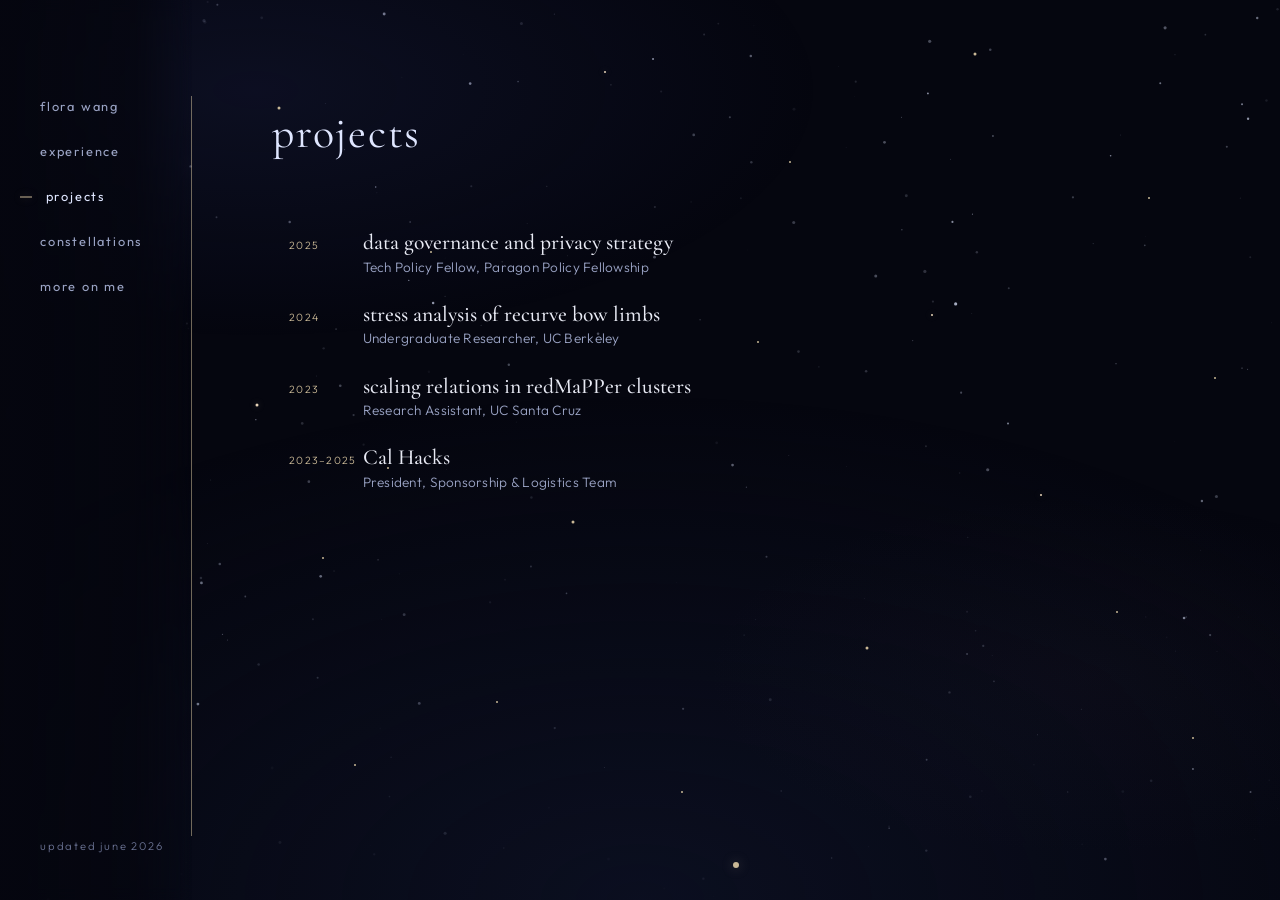
<file: projects/index.html>
<!DOCTYPE html>
<html lang="en">
  <head>
    <meta charset="UTF-8" />
    <meta name="viewport" content="width=device-width, initial-scale=1.0" />
    <title>Flora Wang — Projects</title>
    <link rel="preconnect" href="https://fonts.googleapis.com" />
    <link rel="preconnect" href="https://fonts.gstatic.com" crossorigin />
    <link
      href="https://fonts.googleapis.com/css2?family=Cormorant+Garamond:ital,wght@0,400;0,500;0,600;1,400&family=Outfit:wght@300;400;500&display=swap"
      rel="stylesheet"
    />
    <link rel="stylesheet" href="/styles.css" />
    <script src="/theme.js"></script>
  </head>
  <body class="page-projects theme-night">
    <canvas id="stars" aria-hidden="true"></canvas>
    <canvas id="meadow" aria-hidden="true"></canvas>

    <aside class="site-nav">
      <nav class="nav" aria-label="Main">
        <a href="/" class="nav-link">flora wang</a>
        <a href="/experience/" class="nav-link">experience</a>
        <a href="/projects/" class="nav-link active">projects</a>
        <a href="/constellations/" class="nav-link">constellations</a>
        <a href="/about/" class="nav-link">more on me</a>
      </nav>
      <button type="button" class="theme-toggle" aria-pressed="false">
        <span class="theme-toggle-label">day</span>
      </button>
      <p class="nav-meta">updated june 2026</p>
    </aside>

    <div class="page">
      <main class="main-content main-projects">
        <h1 class="page-title">projects</h1>

        <div class="projects-stage">
          <ul class="project-list">
            <li>
              <article
                class="project-item"
                data-project="paragon"
                tabindex="0"
              >
                <span class="project-year">2025</span>
                <div class="project-body">
                  <h3 class="project-title">data governance and privacy strategy</h3>
                  <p class="project-role">Tech Policy Fellow, Paragon Policy Fellowship</p>
                </div>
              </article>
            </li>

            <li>
              <article
                class="project-item"
                data-project="bow"
                tabindex="0"
              >
                <span class="project-year">2024</span>
                <div class="project-body">
                  <h3 class="project-title">stress analysis of recurve bow limbs</h3>
                  <p class="project-role">Undergraduate Researcher, UC Berkeley</p>
                </div>
              </article>
            </li>

            <li>
              <article
                class="project-item"
                data-project="miscentering"
                tabindex="0"
              >
                <span class="project-year">2023</span>
                <div class="project-body">
                  <h3 class="project-title">scaling relations in redMaPPer clusters</h3>
                  <p class="project-role">Research Assistant, UC Santa Cruz</p>
                </div>
              </article>
            </li>

            <li>
              <article
                class="project-item"
                data-project="calhacks"
                tabindex="0"
              >
                <span class="project-year">2023–2025</span>
                <div class="project-body">
                  <h3 class="project-title">Cal Hacks</h3>
                  <p class="project-role">President, Sponsorship &amp; Logistics Team</p>
                </div>
              </article>
            </li>
          </ul>

          <aside class="project-detail-stage" aria-live="polite">
            <article class="project-detail" data-project="paragon">
              <div class="project-gallery">
                <figure class="project-photo">
                  <img
                    src="/assets/paragon/missoula-slide.png"
                    alt="Slide titled 'Missoula, MT: Data Sharing and Privacy' from the Paragon Policy Fellowship deck."
                  />
                </figure>
              </div>
              <p class="project-description">
                Built a feasibility roadmap for Montana's first city-level data
                governance certification, balancing privacy compliance,
                technical complexity, and operational readiness across
                municipal systems.
              </p>
            </article>

            <article class="project-detail" data-project="bow">
              <div class="project-gallery">
                <figure class="project-photo project-photo--contain">
                  <img
                    src="/assets/bow/fea-simulation.png"
                    alt="FEA stress simulation of a recurve bow limb showing deformation under load with a red, yellow, and green color gradient indicating stress distribution. Max displacement 14.656, min 0.087."
                  />
                </figure>
              </div>
              <p class="project-description">
                Built high-fidelity CAD replicas of Olympic recurve bow limbs
                and ran 2,000+ FEA simulations to study how carbon fiber
                layups affect deformation and shot consistency.
              </p>
            </article>

            <article class="project-detail" data-project="miscentering">
              <div class="project-gallery">
                <figure class="project-photo project-photo--contain">
                  <img
                    src="/assets/miscentering/scaling-relation.png"
                    alt="X-ray temperature vs. redMaPPer richness scaling relation for target and serendipitous galaxy clusters, with best-fit lines and 68% confidence intervals."
                  />
                </figure>
              </div>
              <p class="project-description">
                Analyzed 500+ galaxy cluster observations to quantify
                mis-centering bias in redMaPPer X-ray–richness scaling
                relations. Primary author on the resulting MNRAS publication.
              </p>
            </article>

            <article class="project-detail" data-project="calhacks">
              <div class="project-gallery project-gallery--carousel" data-carousel>
                <div class="carousel-viewport">
                  <div class="carousel-track">
                    <figure
                      class="carousel-slide is-active"
                      data-caption="cal hacks team photo!"
                    >
                      <img src="/assets/calhacks/team.png" alt="cal hacks team photo" />
                    </figure>
                    <figure
                      class="carousel-slide"
                      data-caption="some alumni I look up to!"
                    >
                      <img src="/assets/calhacks/letters.png" alt="some alumni I look up to!" />
                    </figure>
                    <figure
                      class="carousel-slide"
                      data-caption="wouldn't have been able to run this event w/o my co-pres, sam!"
                    >
                      <img src="/assets/calhacks/dinner.png" alt="would not have been able to run this event w/o sam!" />
                    </figure>
                    <figure
                      class="carousel-slide"
                      data-caption="the main hacking area during cal hacks 12.0"
                    >
                      <img src="/assets/calhacks/hall.png" alt="Cal Hacks main hall packed with hackers" />
                    </figure>
                  </div>
                  <span class="carousel-counter" data-carousel-counter>1 / 4</span>
                </div>
                <p class="carousel-caption" data-carousel-caption>
                  team photo at the palace of fine arts
                </p>
                <div class="carousel-controls">
                  <button
                    type="button"
                    class="carousel-btn carousel-btn--prev"
                    aria-label="Previous photo"
                    data-carousel-prev
                  >
                    <span aria-hidden="true">‹</span>
                  </button>
                  <div class="carousel-dots" data-carousel-dots>
                    <button type="button" class="carousel-dot is-active" aria-label="Go to photo 1"></button>
                    <button type="button" class="carousel-dot" aria-label="Go to photo 2"></button>
                    <button type="button" class="carousel-dot" aria-label="Go to photo 3"></button>
                    <button type="button" class="carousel-dot" aria-label="Go to photo 4"></button>
                  </div>
                  <button
                    type="button"
                    class="carousel-btn carousel-btn--next"
                    aria-label="Next photo"
                    data-carousel-next
                  >
                    <span aria-hidden="true">›</span>
                  </button>
                </div>
              </div>
              <p class="project-description">
                Led a 40-person team to scale the world's largest collegiate
                hackathon to 3,300 attendees and 700 projects, handling all venue operations and sourcing
                $1.5M+ in sponsorships across two years as president and on
                the sponsorship &amp; logistics team.
              </p>
            </article>
          </aside>
        </div>
      </main>

      <footer class="site-footer">
        <a href="/calhacks/" class="footer-orbit footer-orbit--secret" aria-label="✦"></a>
      </footer>
    </div>

    <script src="/script.js"></script>
    <script src="/meadow.js"></script>
    <script>
      (function () {
        const items = document.querySelectorAll(".project-item");
        const details = document.querySelectorAll(".project-detail");
        const list = document.querySelector(".project-list");
        const stage = document.querySelector(".projects-stage");
        const detailStage = document.querySelector(".project-detail-stage");
        if (!items.length || !details.length || !list || !stage || !detailStage)
          return;

        let activeKey = null;

        function setActive(key) {
          if (key === activeKey) return;
          activeKey = key;

          items.forEach((item) => {
            item.classList.toggle("is-active", item.dataset.project === key);
          });
          details.forEach((detail) => {
            detail.classList.toggle(
              "is-visible",
              detail.dataset.project === key
            );
          });
          list.classList.toggle("has-active", key !== null);
          detailStage.classList.toggle("is-empty", key === null);
        }

        function clearActive() {
          setActive(null);
        }

        items.forEach((item) => {
          item.addEventListener("mouseenter", () =>
            setActive(item.dataset.project)
          );
          item.addEventListener("focus", () =>
            setActive(item.dataset.project)
          );
        });

        // Clear when cursor leaves the whole projects area (list + detail panel)
        stage.addEventListener("mouseleave", clearActive);

        // Deep link (e.g. /projects/#calhacks from the sky atlas): open that
        // project right away. Otherwise start empty until the user hovers.
        function applyHash() {
          const key = window.location.hash.slice(1);
          const match = key
            ? document.querySelector(`.project-item[data-project="${key}"]`)
            : null;
          if (match) {
            setActive(key);
            match.focus({ preventScroll: true });
          } else {
            clearActive();
          }
        }

        window.addEventListener("hashchange", applyHash);
        applyHash();
      })();

      (function () {
        const carousels = document.querySelectorAll("[data-carousel]");
        carousels.forEach((root) => {
          const slides = root.querySelectorAll(".carousel-slide");
          const dots = root.querySelectorAll(".carousel-dot");
          const prev = root.querySelector("[data-carousel-prev]");
          const next = root.querySelector("[data-carousel-next]");
          const counter = root.querySelector("[data-carousel-counter]");
          const caption = root.querySelector("[data-carousel-caption]");
          if (!slides.length) return;

          const captions = Array.from(slides).map(
            (slide) => slide.dataset.caption || ""
          );

          let idx = 0;

          function show(newIdx) {
            idx = ((newIdx % slides.length) + slides.length) % slides.length;
            slides.forEach((slide, i) => {
              slide.classList.toggle("is-active", i === idx);
            });
            dots.forEach((dot, i) => {
              dot.classList.toggle("is-active", i === idx);
            });
            if (counter) counter.textContent = `${idx + 1} / ${slides.length}`;
            if (caption) caption.textContent = captions[idx];
          }

          if (prev) prev.addEventListener("click", () => show(idx - 1));
          if (next) next.addEventListener("click", () => show(idx + 1));
          dots.forEach((dot, i) =>
            dot.addEventListener("click", () => show(i))
          );

          show(0);
        });
      })();
    </script>
  </body>
</html>
</file>
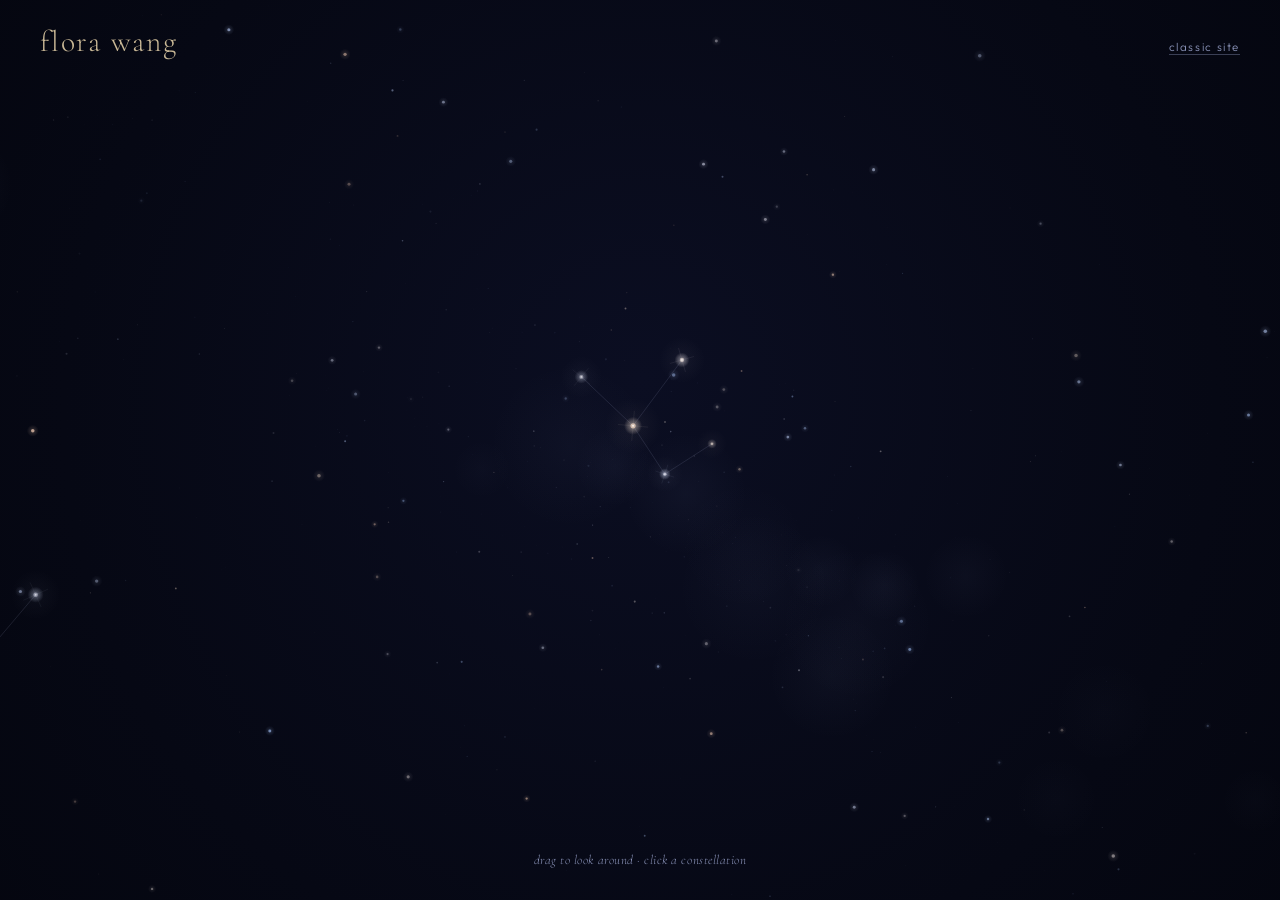
<file: sky/index.html>
<!DOCTYPE html>
<html lang="en">
  <head>
    <meta charset="UTF-8" />
    <meta name="viewport" content="width=device-width, initial-scale=1.0" />
    <title>Flora Wang — Sky Atlas</title>
    <link rel="preconnect" href="https://fonts.googleapis.com" />
    <link rel="preconnect" href="https://fonts.gstatic.com" crossorigin />
    <link
      href="https://fonts.googleapis.com/css2?family=Cormorant+Garamond:ital,wght@0,400;0,500;0,600;1,400&family=Outfit:wght@300;400;500&display=swap"
      rel="stylesheet"
    />
    <link rel="stylesheet" href="/sky/sky.css" />
  </head>
  <body class="sky-page">
    <canvas id="sky-canvas" aria-hidden="true"></canvas>

    <div class="sky-ui">
      <header class="sky-header">
        <p class="sky-brand">flora wang</p>
        <a href="/" class="sky-exit">classic site</a>
      </header>

      <p class="sky-hint" id="sky-hint">drag to look around · click a constellation</p>

      <button type="button" class="sky-back" id="sky-back" hidden>
        ← back to sky
      </button>

      <div
        class="sky-label"
        id="sky-label"
        hidden
        role="status"
        aria-live="polite"
      ></div>

      <aside class="sky-preview" id="sky-preview" hidden aria-live="polite">
        <article class="sky-preview-card">
          <div class="sky-preview-head">
            <span class="sky-preview-year" id="sky-preview-year"></span>
            <div class="sky-preview-body">
              <h3 class="sky-preview-title" id="sky-preview-title"></h3>
              <p class="sky-preview-role" id="sky-preview-role"></p>
            </div>
          </div>
          <figure class="sky-preview-photo" id="sky-preview-photo">
            <img id="sky-preview-image" alt="" />
          </figure>
          <p class="sky-preview-desc" id="sky-preview-desc"></p>
          <a class="sky-preview-link" id="sky-preview-link" href="/projects/"
            >view project →</a
          >
        </article>
      </aside>
    </div>

    <script src="/sky/sky-data.js"></script>
    <script src="/sky/sky.js"></script>
  </body>
</html>
</file>
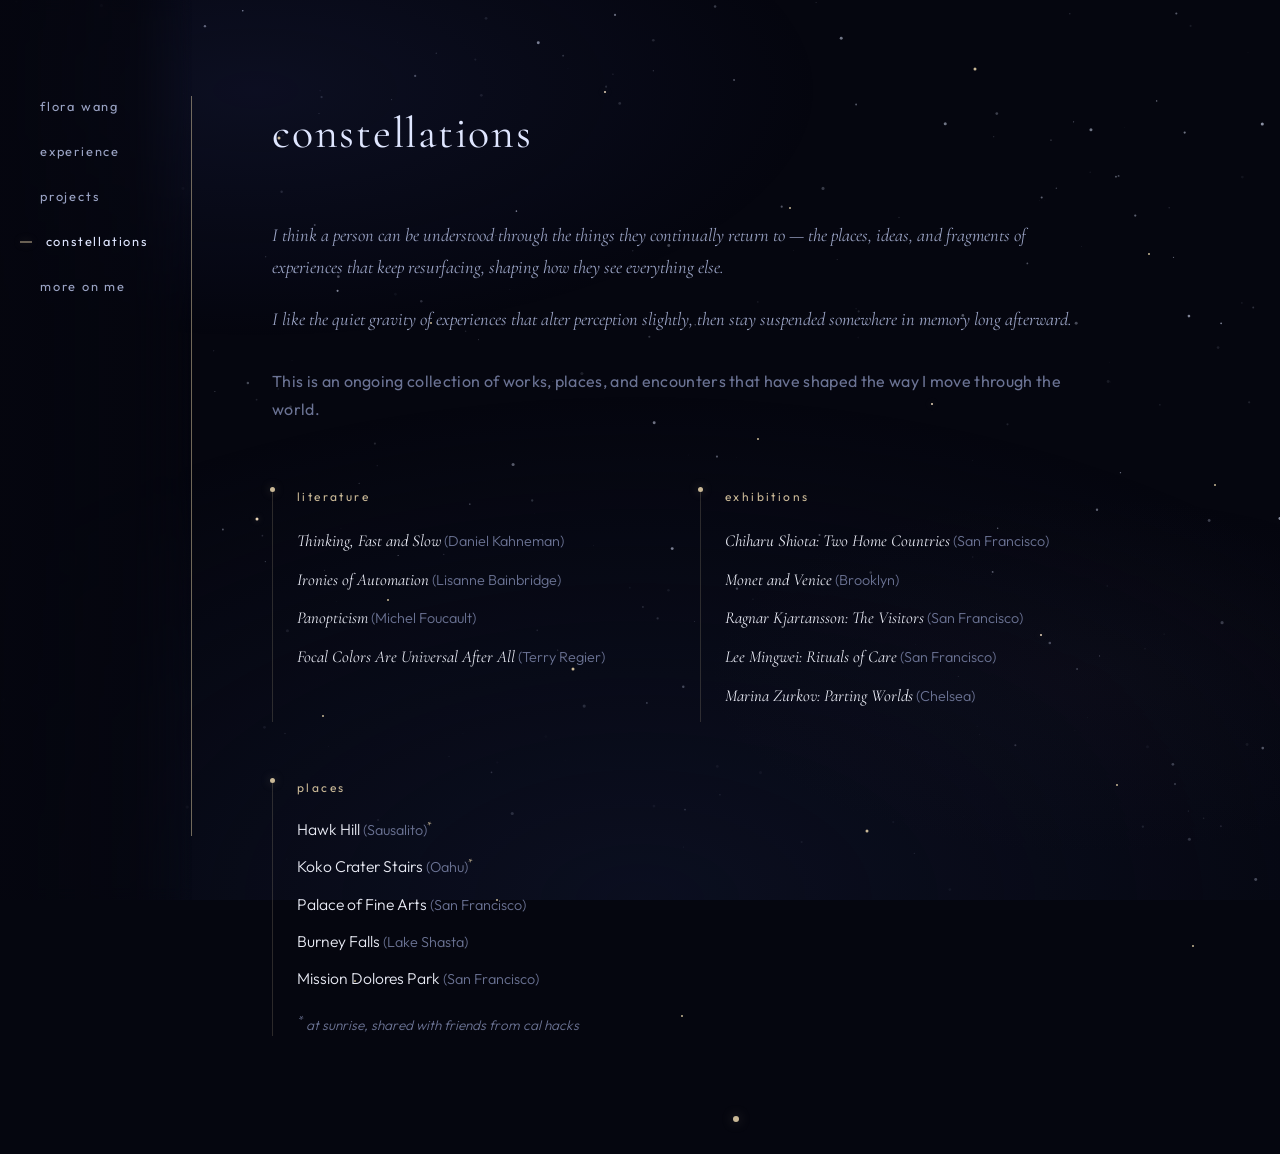
<file: constellations.html>
<!DOCTYPE html>
<html lang="en">
  <head>
    <meta charset="UTF-8" />
    <meta name="viewport" content="width=device-width, initial-scale=1.0" />
    <title>Flora Wang — Constellations</title>
    <link rel="preconnect" href="https://fonts.googleapis.com" />
    <link rel="preconnect" href="https://fonts.gstatic.com" crossorigin />
    <link
      href="https://fonts.googleapis.com/css2?family=Cormorant+Garamond:ital,wght@0,400;0,500;0,600;1,400&family=Outfit:wght@300;400;500&display=swap"
      rel="stylesheet"
    />
    <link rel="stylesheet" href="styles.css" />
    <script src="theme.js"></script>
  </head>
  <body class="page-constellations theme-night">
    <canvas id="stars" aria-hidden="true"></canvas>
    <canvas id="meadow" aria-hidden="true"></canvas>

    <aside class="site-nav">
      <nav class="nav" aria-label="Main">
        <a href="index.html" class="nav-link">flora wang</a>
        <a href="experience.html" class="nav-link">experience</a>
        <a href="projects.html" class="nav-link">projects</a>
        <a href="constellations.html" class="nav-link active">constellations</a>
        <a href="more.html" class="nav-link">more on me</a>
      </nav>
      <button type="button" class="theme-toggle" aria-pressed="false">
        <span class="theme-toggle-label">day</span>
      </button>
    </aside>

    <div class="page">
      <main class="main-content main-constellations">
        <h1 class="page-title">constellations</h1>

        <div class="constellation-intro">
          <p>
            I think a person can be understood through the things they
            continually return to — the places, ideas, and fragments of
            experiences that keep resurfacing, shaping how they see everything
            else.
          </p>
          <p>
            I like the quiet gravity of experiences that alter perception
            slightly, then stay suspended somewhere in memory long afterward.
          </p>
          <p class="constellation-tagline">
            This is an ongoing collection of works, places, and encounters
            that have shaped the way I move through the world.
          </p>
        </div>

        <div class="constellation-groups">
          <article class="constellation-group">
            <h2 class="group-title">literature</h2>
            <ul class="constellation-list">
              <li>
                <em>Thinking, Fast and Slow</em>
                <span class="meta">(Daniel Kahneman)</span>
              </li>
              <li>
                <em>Ironies of Automation</em>
                <span class="meta">(Lisanne Bainbridge)</span>
              </li>
              <li>
                <em>Panopticism</em>
                <span class="meta">(Michel Foucault)</span>
              </li>
              <li>
                <em>Focal Colors Are Universal After All</em>
                <span class="meta">(Terry Regier)</span>
              </li>
            </ul>
          </article>

          <article class="constellation-group">
            <h2 class="group-title">exhibitions</h2>
            <ul class="constellation-list">
              <li>
                <em>Chiharu Shiota: Two Home Countries</em>
                <span class="meta">(San Francisco)</span>
              </li>
              <li>
                <em>Monet and Venice</em>
                <span class="meta">(Brooklyn)</span>
              </li>
              <li>
                <em>Ragnar Kjartansson: The Visitors</em>
                <span class="meta">(San Francisco)</span>
              </li>
              <li>
                <em>Lee Mingwei: Rituals of Care</em>
                <span class="meta">(San Francisco)</span>
              </li>
              <li>
                <em>Marina Zurkov: Parting Worlds</em>
                <span class="meta">(Chelsea)</span>
              </li>
            </ul>
          </article>

          <article class="constellation-group">
            <h2 class="group-title">places</h2>
            <ul class="constellation-list places-list">
              <li>
                Hawk Hill
                <span class="meta">(Sausalito)<sup class="footnote-mark">*</sup></span>
              </li>
              <li>
                Koko Crater Stairs
                <span class="meta">(Oahu)<sup class="footnote-mark">*</sup></span>
              </li>
              <li>
                Palace of Fine Arts
                <span class="meta">(San Francisco)</span>
              </li>
              <li>
                Burney Falls
                <span class="meta">(Lake Shasta)</span>
              </li>
              <li>
                Mission Dolores Park
                <span class="meta">(San Francisco)</span>
              </li>
            </ul>
            <p class="footnote">
              <sup>*</sup> at sunrise, shared with friends from cal hacks
            </p>
          </article>
        </div>
      </main>

      <footer class="site-footer">
        <span class="footer-orbit" aria-hidden="true"></span>
      </footer>
    </div>

    <script src="script.js"></script>
    <script src="meadow.js"></script>
  </body>
</html>
</file>
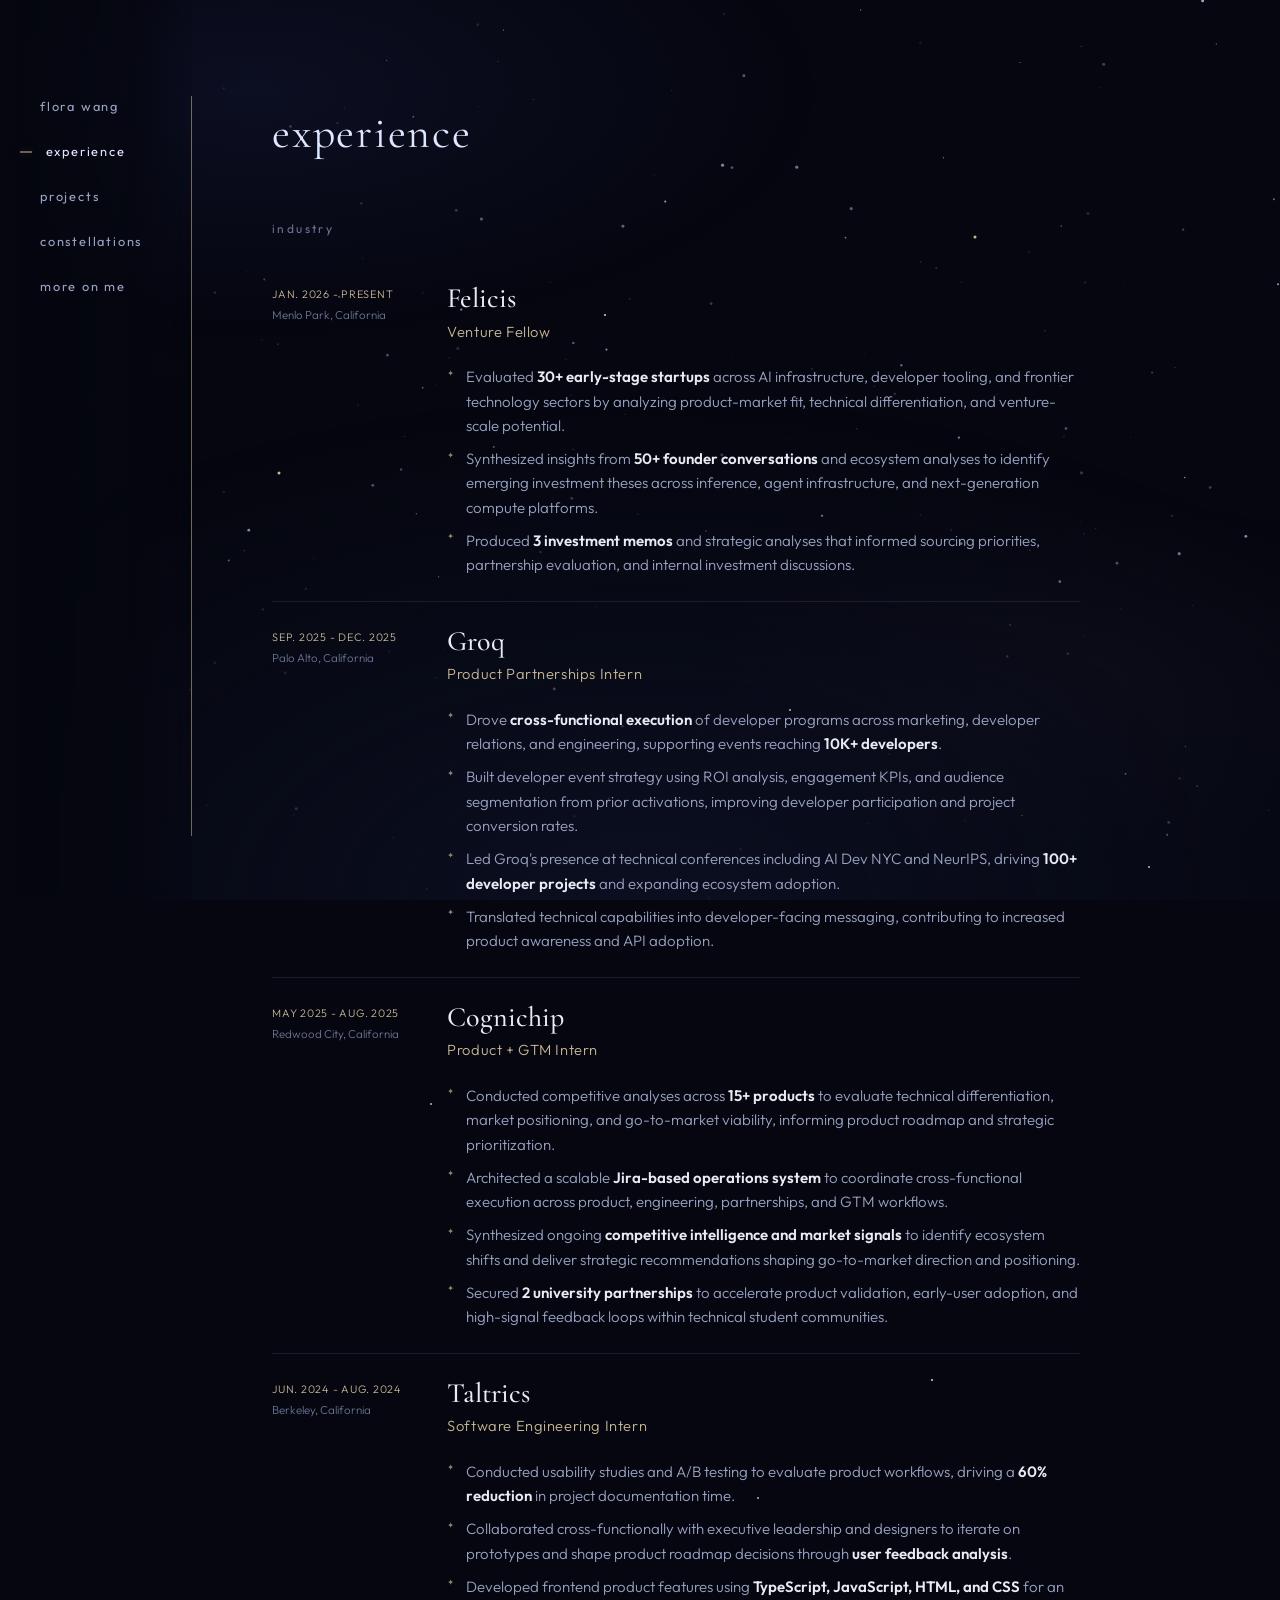
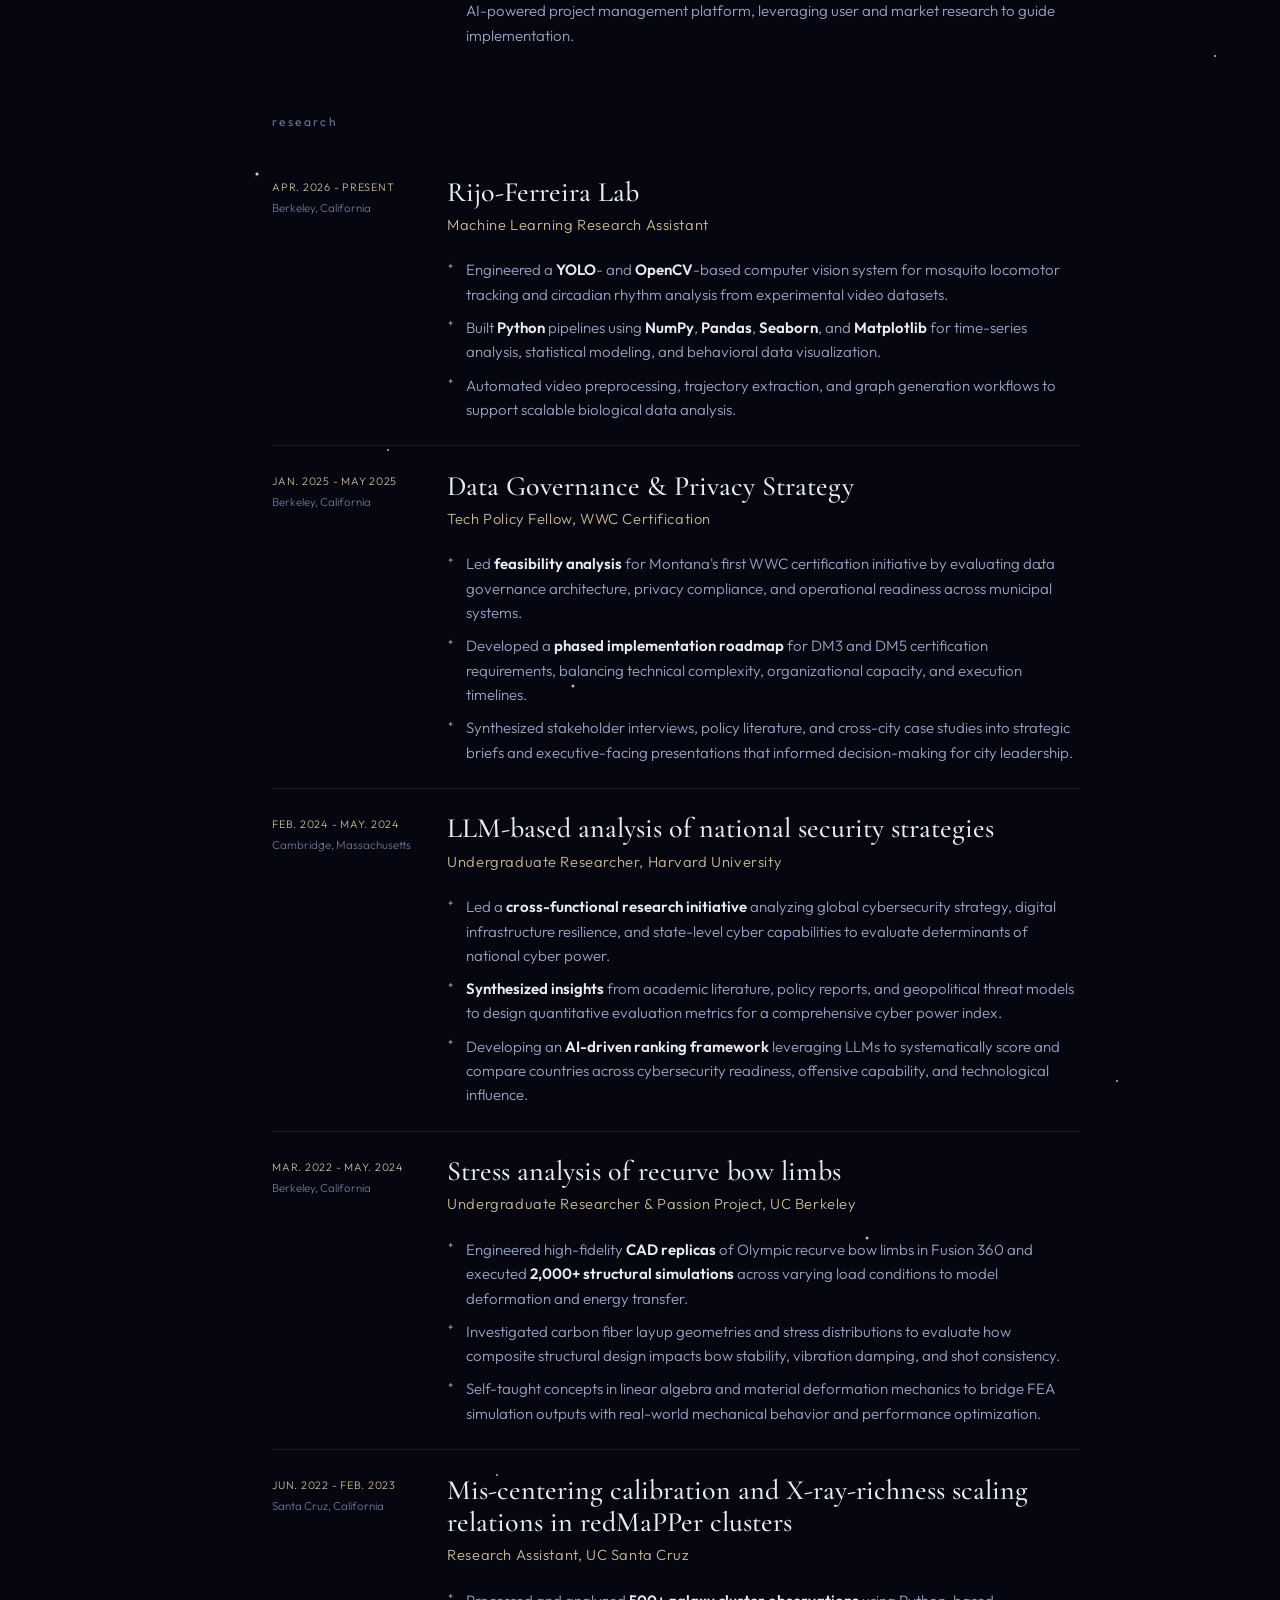
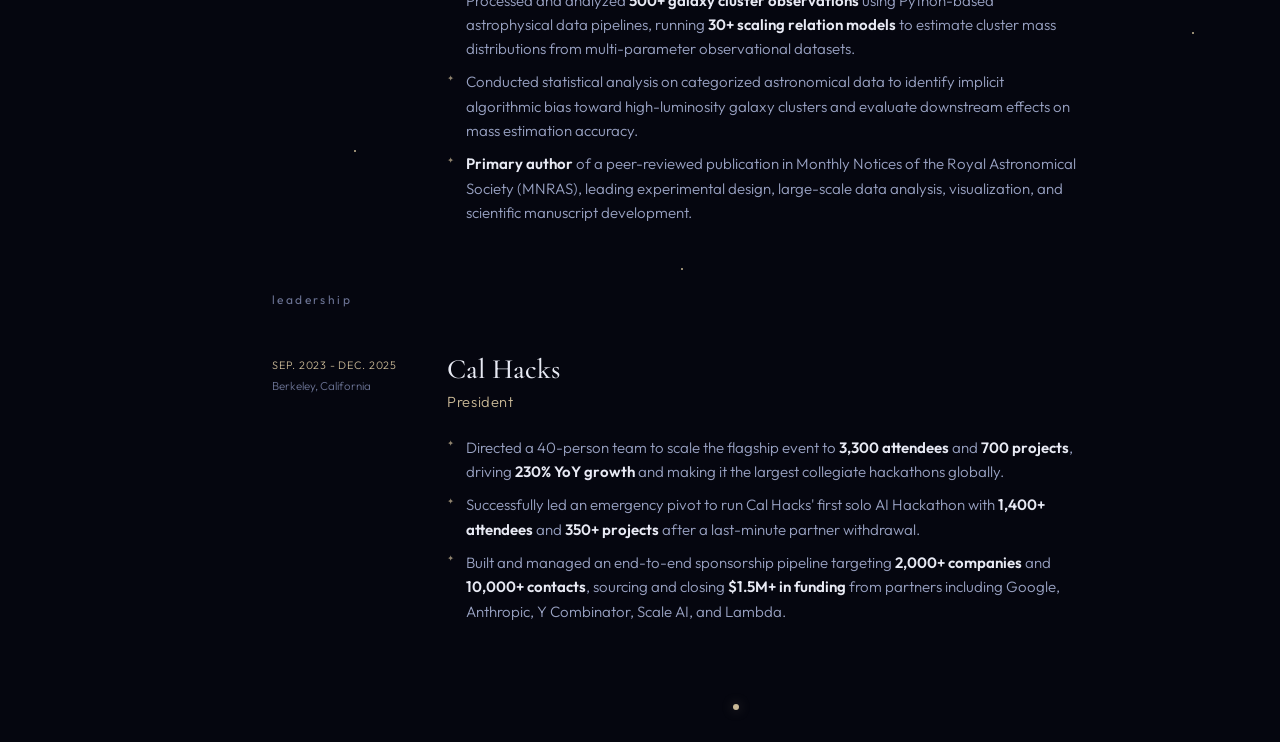
<file: experience.html>
<!DOCTYPE html>
<html lang="en">
  <head>
    <meta charset="UTF-8" />
    <meta name="viewport" content="width=device-width, initial-scale=1.0" />
    <title>Flora Wang — Experience</title>
    <link rel="preconnect" href="https://fonts.googleapis.com" />
    <link rel="preconnect" href="https://fonts.gstatic.com" crossorigin />
    <link
      href="https://fonts.googleapis.com/css2?family=Cormorant+Garamond:ital,wght@0,400;0,500;0,600;1,400&family=Outfit:wght@300;400;500&display=swap"
      rel="stylesheet"
    />
    <link rel="stylesheet" href="styles.css" />
    <script src="theme.js"></script>
  </head>
  <body class="page-experience theme-night">
    <canvas id="stars" aria-hidden="true"></canvas>
    <canvas id="meadow" aria-hidden="true"></canvas>

    <aside class="site-nav">
      <nav class="nav" aria-label="Main">
        <a href="index.html" class="nav-link">flora wang</a>
        <a href="experience.html" class="nav-link active">experience</a>
        <a href="projects.html" class="nav-link">projects</a>
        <a href="constellations.html" class="nav-link">constellations</a>
        <a href="more.html" class="nav-link">more on me</a>
      </nav>
      <button type="button" class="theme-toggle" aria-pressed="false">
        <span class="theme-toggle-label">day</span>
      </button>
    </aside>

    <div class="page">
      <main class="main-content">
        <h1 class="page-title">experience</h1>

        <div class="experience-sections">
          <section class="experience-section">
            <h2 class="section-label">industry</h2>

            <article class="experience-item">
              <div class="experience-heading">
                <div>
                  <h3>Felicis</h3>
                  <p>Venture Fellow</p>
                </div>
                <div class="experience-meta">
                  <span>Menlo Park, California</span>
                  <span>Jan. 2026 - present</span>
                </div>
              </div>
              <ul>
                <li>Evaluated <strong>30+ early-stage startups</strong> across AI infrastructure, developer tooling, and frontier technology sectors by analyzing product-market fit, technical differentiation, and venture-scale potential.</li>
                <li>Synthesized insights from <strong>50+ founder conversations</strong> and ecosystem analyses to identify emerging investment theses across inference, agent infrastructure, and next-generation compute platforms.</li>
                <li>Produced <strong>3 investment memos</strong> and strategic analyses that informed sourcing priorities, partnership evaluation, and internal investment discussions.</li>
              </ul>
            </article>

            <article class="experience-item">
              <div class="experience-heading">
                <div>
                  <h3>Groq</h3>
                  <p>Product Partnerships Intern</p>
                </div>
                <div class="experience-meta">
                  <span>Palo Alto, California</span>
                  <span>Sep. 2025 - Dec. 2025</span>
                </div>
              </div>
              <ul>
                <li>Drove <strong>cross-functional execution</strong> of developer programs across marketing, developer relations, and engineering, supporting events reaching <strong>10K+ developers</strong>.</li>
                <li>Built developer event strategy using ROI analysis, engagement KPIs, and audience segmentation from prior activations, improving developer participation and project conversion rates.</li>
                <li>Led Groq's presence at technical conferences including AI Dev NYC and NeurIPS, driving <strong>100+ developer projects</strong> and expanding ecosystem adoption.</li>
                <li>Translated technical capabilities into developer-facing messaging, contributing to increased product awareness and API adoption.</li>
              </ul>
            </article>

            <article class="experience-item">
              <div class="experience-heading">
                <div>
                  <h3>Cognichip</h3>
                  <p>Product + GTM Intern</p>
                </div>
                <div class="experience-meta">
                  <span>Redwood City, California</span>
                  <span>May 2025 - Aug. 2025</span>
                </div>
              </div>
              <ul>
                <li>Conducted competitive analyses across <strong>15+ products</strong> to evaluate technical differentiation, market positioning, and go-to-market viability, informing product roadmap and strategic prioritization.</li>
                <li>Architected a scalable <strong>Jira-based operations system</strong> to coordinate cross-functional execution across product, engineering, partnerships, and GTM workflows.</li>
                <li>Synthesized ongoing <strong>competitive intelligence and market signals</strong> to identify ecosystem shifts and deliver strategic recommendations shaping go-to-market direction and positioning.</li>
                <li>Secured <strong>2 university partnerships</strong> to accelerate product validation, early-user adoption, and high-signal feedback loops within technical student communities.</li>
              </ul>
            </article>

            <article class="experience-item">
              <div class="experience-heading">
                <div>
                  <h3>Taltrics</h3>
                  <p>Software Engineering Intern</p>
                </div>
                <div class="experience-meta">
                  <span>Berkeley, California</span>
                  <span>Jun. 2024 - Aug. 2024</span>
                </div>
              </div>
              <ul>
                <li>Conducted usability studies and A/B testing to evaluate product workflows, driving a <strong>60% reduction</strong> in project documentation time.</li>
                <li>Collaborated cross-functionally with executive leadership and designers to iterate on prototypes and shape product roadmap decisions through <strong>user feedback analysis</strong>.</li>
                <li>Developed frontend product features using <strong>TypeScript, JavaScript, HTML, and CSS</strong> for an AI-powered project management platform, leveraging user and market research to guide implementation.</li>
              </ul>
            </article>
          </section>

          <section class="experience-section">
            <h2 class="section-label">research</h2>

            <article class="experience-item">
              <div class="experience-heading">
                <div>
                  <h3>Rijo-Ferreira Lab</h3>
                  <p>Machine Learning Research Assistant</p>
                </div>
                <div class="experience-meta">
                  <span>Berkeley, California</span>
                  <span>Apr. 2026 - present</span>
                </div>
              </div>
              <ul>
                <li>Engineered a <strong>YOLO</strong>- and <strong>OpenCV</strong>-based computer vision system for mosquito locomotor tracking and circadian rhythm analysis from experimental video datasets.</li>
                <li>Built <strong>Python</strong> pipelines using <strong>NumPy</strong>, <strong>Pandas</strong>, <strong>Seaborn</strong>, and <strong>Matplotlib</strong> for time-series analysis, statistical modeling, and behavioral data visualization.</li>
                <li>Automated video preprocessing, trajectory extraction, and graph generation workflows to support scalable biological data analysis.</li>
              </ul>
            </article>

            <article class="experience-item">
              <div class="experience-heading">
                <div>
                  <h3>Data Governance &amp; Privacy Strategy</h3>
                  <p>Tech Policy Fellow, WWC Certification</p>
                </div>
                <div class="experience-meta">
                  <span>Berkeley, California</span>
                  <span>Jan. 2025 - May 2025</span>
                </div>
              </div>
              <ul>
                <li>Led <strong>feasibility analysis</strong> for Montana's first WWC certification initiative by evaluating data governance architecture, privacy compliance, and operational readiness across municipal systems.</li>
                <li>Developed a <strong>phased implementation roadmap</strong> for DM3 and DM5 certification requirements, balancing technical complexity, organizational capacity, and execution timelines.</li>
                <li>Synthesized stakeholder interviews, policy literature, and cross-city case studies into strategic briefs and executive-facing presentations that informed decision-making for city leadership.</li>
              </ul>
            </article>

            <article class="experience-item">
              <div class="experience-heading">
                <div>
                  <h3>LLM-based analysis of national security strategies</h3>
                  <p>Undergraduate Researcher, Harvard University</p>
                </div>
                <div class="experience-meta">
                  <span>Cambridge, Massachusetts</span>
                  <span>Feb. 2024 - May. 2024</span>
                </div>
              </div>
              <ul>
                <li>Led a <strong>cross-functional research initiative</strong> analyzing global cybersecurity strategy, digital infrastructure resilience, and state-level cyber capabilities to evaluate determinants of national cyber power.</li>
                <li><strong>Synthesized insights</strong> from academic literature, policy reports, and geopolitical threat models to design quantitative evaluation metrics for a comprehensive cyber power index.</li>
                <li>Developing an <strong>AI-driven ranking framework</strong> leveraging LLMs to systematically score and compare countries across cybersecurity readiness, offensive capability, and technological influence.</li>
              </ul>
            </article>

            <article class="experience-item">
              <div class="experience-heading">
                <div>
                  <h3>Stress analysis of recurve bow limbs</h3>
                  <p>Undergraduate Researcher &amp; Passion Project, UC Berkeley</p>
                </div>
                <div class="experience-meta">
                  <span>Berkeley, California</span>
                  <span>Mar. 2022 - May. 2024</span>
                </div>
              </div>
              <ul>
                <li>Engineered high-fidelity <strong>CAD replicas</strong> of Olympic recurve bow limbs in Fusion 360 and executed <strong>2,000+ structural simulations</strong> across varying load conditions to model deformation and energy transfer.</li>
                <li>Investigated carbon fiber layup geometries and stress distributions to evaluate how composite structural design impacts bow stability, vibration damping, and shot consistency.</li>
                <li>Self-taught concepts in linear algebra and material deformation mechanics to bridge FEA simulation outputs with real-world mechanical behavior and performance optimization.</li>
              </ul>
            </article>

            <article class="experience-item">
              <div class="experience-heading">
                <div>
                  <h3>Mis-centering calibration and X-ray-richness scaling relations in redMaPPer clusters</h3>
                  <p>Research Assistant, UC Santa Cruz</p>
                </div>
                <div class="experience-meta">
                  <span>Santa Cruz, California</span>
                  <span>Jun. 2022 - Feb. 2023</span>
                </div>
              </div>
              <ul>
                <li>Processed and analyzed <strong>500+ galaxy cluster observations</strong> using Python-based astrophysical data pipelines, running <strong>30+ scaling relation models</strong> to estimate cluster mass distributions from multi-parameter observational datasets.</li>
                <li>Conducted statistical analysis on categorized astronomical data to identify implicit algorithmic bias toward high-luminosity galaxy clusters and evaluate downstream effects on mass estimation accuracy.</li>
                <li><strong>Primary author</strong> of a peer-reviewed publication in Monthly Notices of the Royal Astronomical Society (MNRAS), leading experimental design, large-scale data analysis, visualization, and scientific manuscript development.</li>
              </ul>
            </article>
          </section>

          <section class="experience-section">
            <h2 class="section-label">leadership</h2>

            <article class="experience-item">
              <div class="experience-heading">
                <div>
                  <h3>Cal Hacks</h3>
                  <p>President</p>
                </div>
                <div class="experience-meta">
                  <span>Berkeley, California</span>
                  <span>Sep. 2023 - Dec. 2025</span>
                </div>
              </div>
              <ul>
                <li>Directed a 40-person team to scale the flagship event to <strong>3,300 attendees</strong> and <strong>700 projects</strong>, driving <strong>230% YoY growth</strong> and making it the largest collegiate hackathons globally.</li>
                <li>Successfully led an emergency pivot to run Cal Hacks' first solo AI Hackathon with <strong>1,400+ attendees</strong> and <strong>350+ projects</strong> after a last-minute partner withdrawal.</li>
                <li>Built and managed an end-to-end sponsorship pipeline targeting <strong>2,000+ companies</strong> and <strong>10,000+ contacts</strong>, sourcing and closing <strong>$1.5M+ in funding</strong> from partners including Google, Anthropic, Y Combinator, Scale AI, and Lambda.</li>
              </ul>
            </article>
          </section>
        </div>
      </main>

      <footer class="site-footer">
        <span class="footer-orbit" aria-hidden="true"></span>
      </footer>
    </div>

    <script src="script.js"></script>
    <script src="meadow.js"></script>
  </body>
</html>
</file>
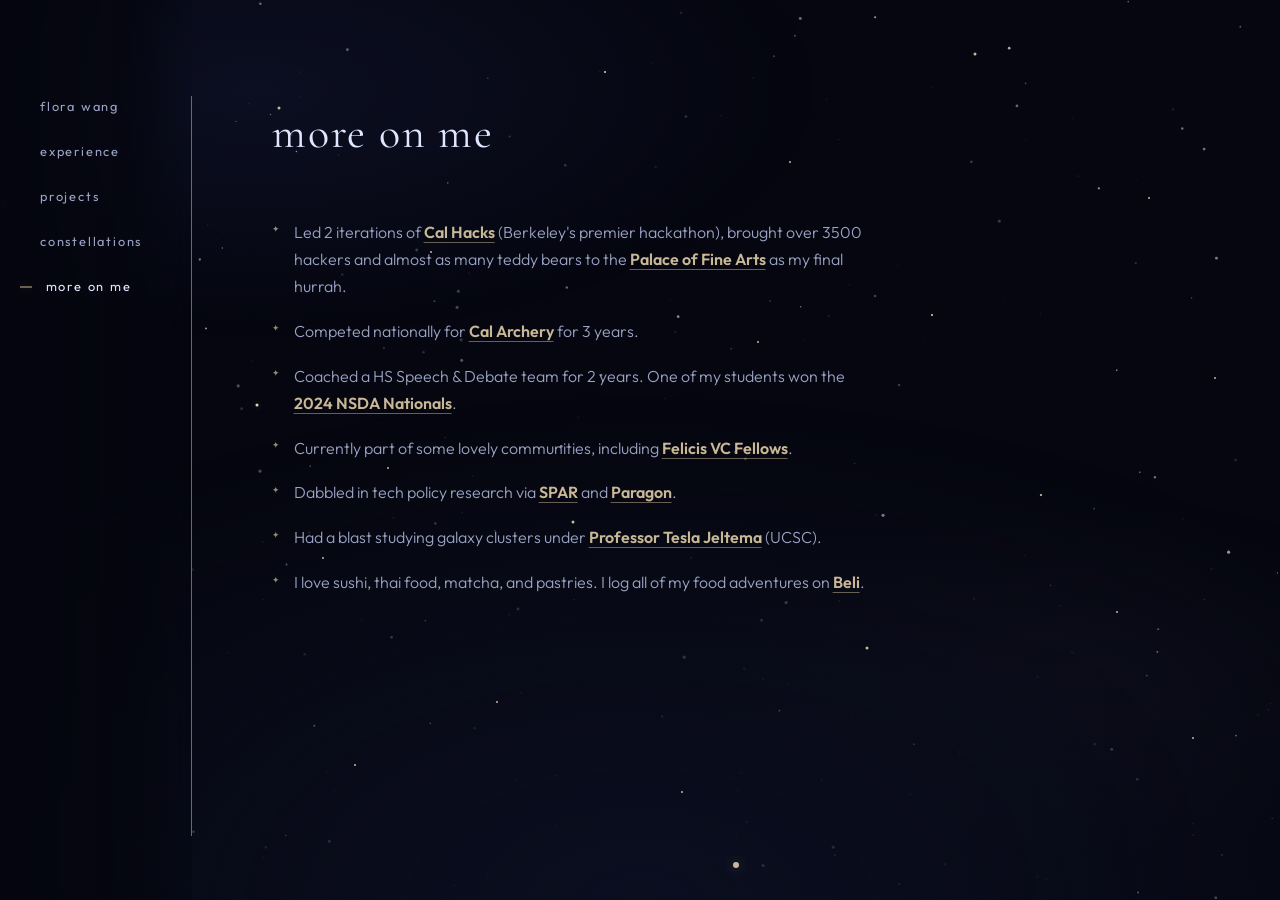
<file: more.html>
<!DOCTYPE html>
<html lang="en">
  <head>
    <meta charset="UTF-8" />
    <meta name="viewport" content="width=device-width, initial-scale=1.0" />
    <title>Flora Wang — More on Me</title>
    <link rel="preconnect" href="https://fonts.googleapis.com" />
    <link rel="preconnect" href="https://fonts.gstatic.com" crossorigin />
    <link
      href="https://fonts.googleapis.com/css2?family=Cormorant+Garamond:ital,wght@0,400;0,500;0,600;1,400&family=Outfit:wght@300;400;500&display=swap"
      rel="stylesheet"
    />
    <link rel="stylesheet" href="styles.css" />
    <script src="theme.js"></script>
  </head>
  <body class="page-more theme-night">
    <canvas id="stars" aria-hidden="true"></canvas>
    <canvas id="meadow" aria-hidden="true"></canvas>

    <aside class="site-nav">
      <nav class="nav" aria-label="Main">
        <a href="index.html" class="nav-link">flora wang</a>
        <a href="experience.html" class="nav-link">experience</a>
        <a href="projects.html" class="nav-link">projects</a>
        <a href="constellations.html" class="nav-link">constellations</a>
        <a href="more.html" class="nav-link active">more on me</a>
      </nav>
      <button type="button" class="theme-toggle" aria-pressed="false">
        <span class="theme-toggle-label">day</span>
      </button>
    </aside>

    <div class="page">
      <main class="main-content main-more">
        <h1 class="page-title">more on me</h1>

        <ul class="more-list">
          <li>
            Led 2 iterations of
            <a href="https://calhacks.io/" target="_blank" rel="noopener noreferrer" class="company-link">Cal Hacks</a>
            (Berkeley's premier hackathon), brought over 3500 hackers and almost as many teddy bears to the
            <a href="https://palaceoffinearts.com/" target="_blank" rel="noopener noreferrer" class="company-link">Palace of Fine Arts</a>
            as my final hurrah.
          </li>
          <li>
            Competed nationally for
            <a href="https://archery.studentorg.berkeley.edu/" target="_blank" rel="noopener noreferrer" class="company-link">Cal Archery</a>
            for 3 years.
          </li>
          <li>
            Coached a HS Speech &amp; Debate team for 2 years. One of my students won the
            <a href="https://www.speechanddebate.org/2024-national-speech-debate-champions/" target="_blank" rel="noopener noreferrer" class="company-link">2024 NSDA Nationals</a>.
          </li>
          <li>
            Currently part of some lovely communities, including
            <a href="https://www.felicis.com/fellows" target="_blank" rel="noopener noreferrer" class="company-link">Felicis VC Fellows</a>.
          </li>
          <li>
            Dabbled in tech policy research via
            <a href="https://sparai.org/" target="_blank" rel="noopener noreferrer" class="company-link">SPAR</a>
            and
            <a href="https://www.paragonfellowship.org/" target="_blank" rel="noopener noreferrer" class="company-link">Paragon</a>.
          </li>
          <li>
            Had a blast studying galaxy clusters under
            <a href="https://scipp-legacy.pbsci.ucsc.edu/~tesla/" target="_blank" rel="noopener noreferrer" class="company-link">Professor Tesla Jeltema</a>
            (UCSC).
          </li>
          <li>
            I love sushi, thai food, matcha, and pastries. I log all of my food adventures on
            <a href="https://beliapp.com/" target="_blank" rel="noopener noreferrer" class="company-link">Beli</a>.
          </li>
        </ul>
      </main>

      <footer class="site-footer">
        <span class="footer-orbit" aria-hidden="true"></span>
      </footer>
    </div>

    <script src="script.js"></script>
    <script src="meadow.js"></script>
  </body>
</html>
</file>
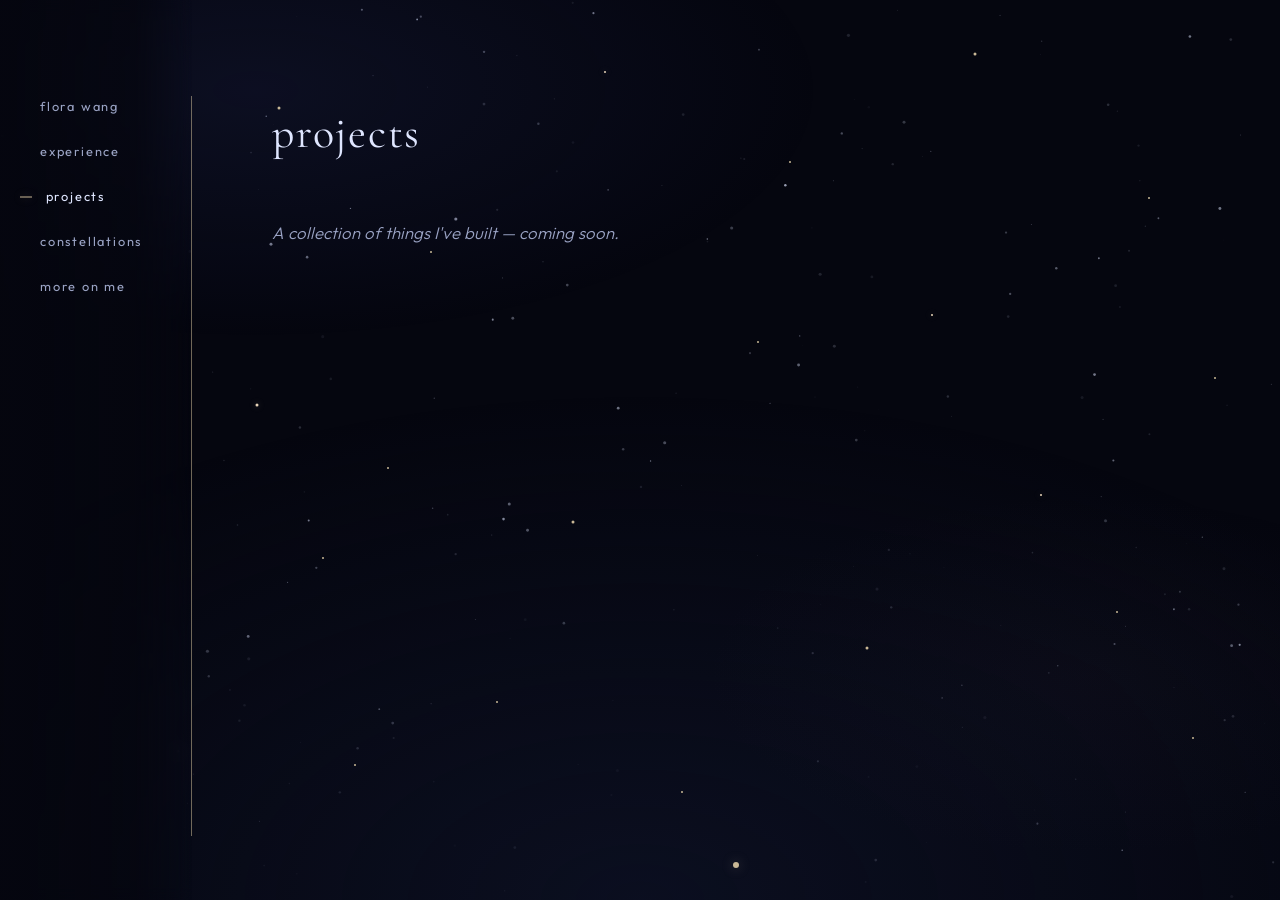
<file: projects.html>
<!DOCTYPE html>
<html lang="en">
  <head>
    <meta charset="UTF-8" />
    <meta name="viewport" content="width=device-width, initial-scale=1.0" />
    <title>Flora Wang — Projects</title>
    <link rel="preconnect" href="https://fonts.googleapis.com" />
    <link rel="preconnect" href="https://fonts.gstatic.com" crossorigin />
    <link
      href="https://fonts.googleapis.com/css2?family=Cormorant+Garamond:ital,wght@0,400;0,500;0,600;1,400&family=Outfit:wght@300;400;500&display=swap"
      rel="stylesheet"
    />
    <link rel="stylesheet" href="styles.css" />
    <script src="theme.js"></script>
  </head>
  <body class="page-projects theme-night">
    <canvas id="stars" aria-hidden="true"></canvas>
    <canvas id="meadow" aria-hidden="true"></canvas>

    <aside class="site-nav">
      <nav class="nav" aria-label="Main">
        <a href="index.html" class="nav-link">flora wang</a>
        <a href="experience.html" class="nav-link">experience</a>
        <a href="projects.html" class="nav-link active">projects</a>
        <a href="constellations.html" class="nav-link">constellations</a>
        <a href="more.html" class="nav-link">more on me</a>
      </nav>
      <button type="button" class="theme-toggle" aria-pressed="false">
        <span class="theme-toggle-label">day</span>
      </button>
    </aside>

    <div class="page">
      <main class="main-content main-projects">
        <h1 class="page-title">projects</h1>

        <p class="page-placeholder">
          A collection of things I've built — coming soon.
        </p>
      </main>

      <footer class="site-footer">
        <span class="footer-orbit" aria-hidden="true"></span>
      </footer>
    </div>

    <script src="script.js"></script>
    <script src="meadow.js"></script>
  </body>
</html>
</file>
<file: styles.css>
/* —— Astronomy theme —— */
:root {
  --theme-progress: 0;
  --bg-deep: #05060f;
  --bg-mid: #0c1022;
  --nav-width: 12rem;
  --nav-align-top: 6rem;
  --content-max: 42rem;
  --font-display: "Cormorant Garamond", Georgia, serif;
  --font-body: "Outfit", system-ui, sans-serif;
}

*,
*::before,
*::after {
  box-sizing: border-box;
  margin: 0;
  padding: 0;
}

html {
  height: 100%;
}

body {
  --p: var(--theme-progress);
  --text-primary: color-mix(
    in srgb,
    #e8eaf4 calc((1 - var(--p)) * 100%),
    #2d4a3e calc(var(--p) * 100%)
  );
  --text-muted: color-mix(
    in srgb,
    #9aa3c4 calc((1 - var(--p)) * 100%),
    #4a6b5a calc(var(--p) * 100%)
  );
  --text-dim: color-mix(
    in srgb,
    #6b7394 calc((1 - var(--p)) * 100%),
    #6b8f7a calc(var(--p) * 100%)
  );
  --accent-gold: color-mix(
    in srgb,
    #c9b896 calc((1 - var(--p)) * 100%),
    #5a9e6e calc(var(--p) * 100%)
  );
  --accent-tan: color-mix(
    in srgb,
    #e8d4b8 calc((1 - var(--p)) * 100%),
    #8bc48a calc(var(--p) * 100%)
  );
  --accent-tan-dim: color-mix(
    in srgb,
    #a89070 calc((1 - var(--p)) * 100%),
    #4a7d58 calc(var(--p) * 100%)
  );
  --accent-star: color-mix(
    in srgb,
    #dfe6ff calc((1 - var(--p)) * 100%),
    #3d6b8a calc(var(--p) * 100%)
  );
  --accent-glow: color-mix(
    in srgb,
    rgba(201, 184, 150, 0.35) calc((1 - var(--p)) * 100%),
    rgba(120, 180, 140, 0.4) calc(var(--p) * 100%)
  );

  font-family: var(--font-body);
  font-weight: 300;
  font-size: 1rem;
  line-height: 1.7;
  color: var(--text-primary);
  background: color-mix(
    in srgb,
    #05060f calc((1 - var(--p)) * 100%),
    #d4ecfa calc(var(--p) * 100%)
  );
  min-height: 100vh;
  overflow-x: hidden;
}

/* Night sky */
#stars {
  position: fixed;
  inset: 0;
  width: 100%;
  height: 100%;
  z-index: 0;
  pointer-events: none;
  opacity: calc(1 - var(--theme-progress));
}

body::before {
  content: "";
  position: fixed;
  inset: 0;
  z-index: 1;
  pointer-events: none;
  opacity: calc(1 - var(--theme-progress));
  background:
    radial-gradient(ellipse 80% 50% at 20% 10%, rgba(45, 55, 120, 0.18), transparent 55%),
    radial-gradient(ellipse 60% 40% at 85% 75%, rgba(60, 50, 70, 0.08), transparent 50%),
    radial-gradient(ellipse 100% 80% at 50% 100%, rgba(12, 16, 34, 0.9), transparent 70%);
}

/* Ghibli hills, swaying grass & flowers */
#meadow {
  position: fixed;
  inset: 0;
  width: 100%;
  height: 100%;
  z-index: 1;
  pointer-events: none;
}

/* —— Vertical left nav —— */
.site-nav {
  position: fixed;
  top: 0;
  left: 0;
  bottom: 0;
  z-index: 100;
  width: var(--nav-width);
  display: flex;
  flex-direction: column;
  justify-content: flex-start;
  align-items: flex-start;
  padding: var(--nav-align-top) 0 1.5rem 2.5rem;
  overflow-y: auto;
  overflow-x: hidden;
  scrollbar-width: thin;
  scrollbar-color: color-mix(in srgb, var(--accent-gold) 35%, transparent) transparent;
  background: linear-gradient(
    to right,
    color-mix(
        in srgb,
        rgba(5, 6, 15, 0.95) calc((1 - var(--p)) * 100%),
        rgba(232, 246, 252, 0.9) calc(var(--p) * 100%)
      )
      0%,
    color-mix(
        in srgb,
        rgba(5, 6, 15, 0.75) calc((1 - var(--p)) * 100%),
        rgba(220, 240, 230, 0.7) calc(var(--p) * 100%)
      )
      70%,
    transparent 100%
  );
  backdrop-filter: blur(8px);
}

.site-nav::after {
  content: "";
  position: absolute;
  top: var(--nav-align-top);
  bottom: 4rem;
  right: 0;
  width: 1px;
  background: color-mix(
    in srgb,
    rgba(201, 184, 150, 0.55) calc((1 - var(--p)) * 100%),
    rgba(90, 158, 110, 0.55) calc(var(--p) * 100%)
  );
  pointer-events: none;
}

.nav {
  display: flex;
  flex-direction: column;
  gap: 1.45rem;
  align-items: flex-start;
  flex-shrink: 0;
}

.nav-link {
  font-family: var(--font-body);
  font-size: 0.8rem;
  font-weight: 400;
  letter-spacing: 0.14em;
  text-transform: lowercase;
  color: var(--text-muted);
  text-decoration: none;
  transition: padding-left 0.25s ease;
  position: relative;
  padding-left: 0;
}

.nav-link::before {
  content: "";
  position: absolute;
  left: -1.25rem;
  top: 50%;
  width: 0;
  height: 1px;
  background: var(--accent-gold);
  transform: translateY(-50%);
  transition: width 0.3s ease;
  box-shadow: 0 0 8px var(--accent-glow);
}

.nav-link:hover,
.nav-link:focus-visible,
.nav-link.active {
  color: var(--accent-star);
  outline: none;
  padding-left: 0.35rem;
}

.nav-link:hover::before,
.nav-link:focus-visible::before,
.nav-link.active::before {
  width: 0.75rem;
}

.theme-toggle {
  display: none;
  margin-top: auto;
  margin-bottom: 1.25rem;
  padding: 0;
  border: none;
  background: none;
  font-family: var(--font-body);
  font-size: 0.8rem;
  font-weight: 400;
  letter-spacing: 0.14em;
  text-transform: lowercase;
  color: var(--text-muted);
  cursor: pointer;
  position: relative;
}

.theme-toggle::before {
  content: "";
  position: absolute;
  left: -1.25rem;
  top: 50%;
  width: 0;
  height: 1px;
  background: var(--accent-gold);
  transform: translateY(-50%);
  transition: width 0.3s ease;
}

.theme-toggle:hover,
.theme-toggle:focus-visible {
  color: var(--accent-star);
  outline: none;
}

.theme-toggle:hover::before,
.theme-toggle:focus-visible::before {
  width: 0.75rem;
}

/* —— Page layout (content beside nav) —— */
.page {
  position: relative;
  z-index: 2;
  margin-left: var(--nav-width);
  min-height: 100vh;
  display: flex;
  flex-direction: column;
  overflow: hidden;
}

/* Scattered decorative stars */
.page-stars {
  position: absolute;
  inset: 0;
  z-index: 0;
  pointer-events: none;
  opacity: calc(1 - var(--theme-progress));
}

.page-star {
  position: absolute;
  width: 2px;
  height: 2px;
  border-radius: 50%;
  background: var(--accent-gold);
  transform: translate(-50%, -50%);
  animation: pageStarTwinkle 5s ease-in-out infinite;
}

.page-star--md {
  width: 3px;
  height: 3px;
}

.page-star--bright {
  background: var(--accent-tan);
  box-shadow: 0 0 6px
    color-mix(
      in srgb,
      rgba(232, 212, 184, 0.35) calc((1 - var(--p)) * 100%),
      rgba(255, 180, 140, 0.5) calc(var(--p) * 100%)
    );
}

@keyframes pageStarTwinkle {
  0%,
  100% {
    opacity: 0.25;
    transform: translate(-50%, -50%) scale(0.85);
  }
  50% {
    opacity: 1;
    transform: translate(-50%, -50%) scale(1.1);
  }
}

.page > main,
.page > footer {
  position: relative;
  z-index: 1;
}

.main-content {
  flex: 1;
  width: 100%;
  max-width: calc(var(--content-max) + 3rem);
  margin: 0;
  padding: var(--nav-align-top) 2.5rem 3rem 5rem;
}

.page-home .main-content,
.page-experience .main-content,
.page-projects .main-content,
.page-about .main-content,
.page-constellations .main-content,
.page-calhacks .main-content {
  max-width: calc(var(--content-max) + 16rem);
}

.page-projects .main-content {
  max-width: calc(var(--content-max) + 26rem);
}

.page-placeholder {
  color: var(--text-muted);
  font-size: 1.05rem;
  font-family: var(--font-body);
  font-style: italic;
  margin-top: 1.5rem;
}

.main-home {
  display: flex;
  flex-direction: column;
  justify-content: center;
  min-height: calc(100vh - 6rem);
  width: 100%;
  padding: 2.5rem 0 2rem 5rem;
  animation: fadeUp 1s ease 0.2s both;
}

.page-home .main-home {
  justify-content: flex-start;
  padding-top: var(--nav-align-top);
}

.page-home .page {
  overflow: visible;
}

.home-layout {
  position: relative;
  min-height: calc(100vh - 18rem);
  width: 100%;
}

.home-text {
  position: relative;
  z-index: 2;
  max-width: 36rem;
  min-width: 0;
  padding-right: 1rem;
}

.home-text::before {
  content: "";
  position: absolute;
  inset: -1rem -1.25rem -1.25rem;
  z-index: -1;
  border-radius: 1.25rem;
  opacity: calc(var(--theme-progress) * 0.82);
  background:
    linear-gradient(
      135deg,
      rgba(232, 246, 252, 0.78),
      rgba(245, 255, 235, 0.55)
    );
  box-shadow:
    0 18px 60px rgba(60, 110, 70, 0.12),
    inset 0 0 0 1px rgba(255, 255, 255, 0.36);
  backdrop-filter: blur(7px);
}

/* —— Home: communities strip —— */
.communities {
  position: relative;
  z-index: 2;
  margin-top: 1.5rem;
  max-width: 60rem;
}

.communities .section-label {
  margin-bottom: 1.5rem;
}

.communities-row {
  display: grid;
  grid-template-columns: 1fr 1.28fr 1fr;
  gap: 1.25rem;
  align-items: start;
}

.community {
  margin: 0;
  display: flex;
  flex-direction: column;
  gap: 0.65rem;
}

.community-photo {
  height: clamp(9rem, 14vw, 12.5rem);
  border-radius: 0.75rem;
  overflow: hidden;
  border: 1px solid
    color-mix(
      in srgb,
      rgba(201, 184, 150, 0.35) calc((1 - var(--p)) * 100%),
      rgba(90, 158, 110, 0.35) calc(var(--p) * 100%)
    );
  box-shadow: 0 12px 30px rgba(0, 0, 0, 0.22);
  transition: transform 0.4s ease, box-shadow 0.4s ease;
}

.community:hover .community-photo {
  transform: translateY(-4px);
  box-shadow:
    0 18px 40px rgba(0, 0, 0, 0.3),
    0 0 24px var(--accent-glow);
}

.community-photo img {
  width: 100%;
  height: 100%;
  object-fit: cover;
  display: block;
}

.community figcaption {
  text-align: center;
  font-size: 0.72rem;
  letter-spacing: 0.16em;
  text-transform: lowercase;
  color: var(--accent-gold);
}

@media (max-width: 720px) {
  .communities {
    margin-top: 3rem;
  }

  .communities-row {
    grid-template-columns: 1fr;
    gap: 1.5rem;
  }

  .community-photo {
    height: clamp(11rem, 55vw, 16rem);
  }
}

.main-constellations {
  position: relative;
  max-width: calc(var(--content-max) + 16rem);
}

.main-constellations::before {
  content: "";
  position: absolute;
  inset: 2.5rem 1rem 1.5rem;
  z-index: -1;
  border-radius: 1.25rem;
  opacity: calc(var(--theme-progress) * 0.84);
  background:
    linear-gradient(
      135deg,
      rgba(255, 255, 255, 0.82),
      rgba(245, 255, 235, 0.6)
    );
  box-shadow:
    0 18px 60px rgba(60, 110, 70, 0.12),
    inset 0 0 0 1px rgba(255, 255, 255, 0.44);
  backdrop-filter: blur(7px);
}

@keyframes fadeUp {
  from {
    opacity: 0;
    transform: translateY(1.25rem);
  }
  to {
    opacity: 1;
    transform: translateY(0);
  }
}

/* —— Home —— */
.greeting {
  font-family: var(--font-display);
  font-size: clamp(2.5rem, 5vw, 3.75rem);
  font-weight: 400;
  letter-spacing: 0.02em;
  color: var(--accent-star);
  margin-bottom: 2rem;
  line-height: 1.2;
}

.intro-block {
  margin-bottom: 2rem;
}

.intro-line {
  font-size: 1.05rem;
  color: var(--text-primary);
  margin-bottom: 0.75rem;
}

.intro-details {
  list-style: none;
  padding-left: 1.25rem;
  color: var(--text-muted);
  font-size: 0.95rem;
}

.intro-details li::before {
  content: "— ";
  color: var(--text-dim);
}

.social-links {
  display: flex;
  flex-wrap: wrap;
  align-items: center;
  gap: 0.5rem 0.25rem;
  margin-bottom: 3.5rem;
}

.social-link {
  font-size: 0.85rem;
  letter-spacing: 0.08em;
  color: var(--accent-gold);
  text-decoration: underline;
  text-decoration-thickness: 1px;
  text-underline-offset: 0.25em;
  text-decoration-color: color-mix(in srgb, var(--accent-gold) 55%, transparent);
  transition: color 0.2s ease, text-shadow 0.2s ease, text-decoration-color 0.2s ease;
}

.social-link:hover,
.social-link:focus-visible {
  color: var(--accent-star);
  text-shadow: 0 0 12px var(--accent-glow);
  text-decoration-color: var(--accent-star);
  outline: none;
}

.social-dot {
  color: var(--text-dim);
  user-select: none;
}

.section-label {
  font-family: var(--font-body);
  font-size: 0.75rem;
  font-weight: 400;
  letter-spacing: 0.2em;
  text-transform: lowercase;
  color: var(--text-dim);
  margin-bottom: 1rem;
}

.recent-list {
  list-style: none;
}

.recent-list li {
  position: relative;
  padding-left: 1.25rem;
  margin-bottom: 0.65rem;
  color: var(--text-muted);
  font-size: 0.98rem;
}

.recent-list li::before {
  content: "✦";
  position: absolute;
  left: 0;
  top: 0.1em;
  font-size: 0.55rem;
  color: var(--accent-gold);
  opacity: 0.7;
}

.recent-list strong {
  font-weight: 600;
  color: var(--text-primary);
}

.more-list {
  list-style: none;
  margin-top: 1rem;
  display: grid;
  gap: 1.1rem;
}

.more-list li {
  position: relative;
  padding-left: 1.35rem;
  color: var(--text-muted);
  font-size: 1rem;
  line-height: 1.7;
}

.more-list li::before {
  content: "✦";
  position: absolute;
  left: 0;
  top: 0.4em;
  font-size: 0.55rem;
  color: var(--accent-gold);
  opacity: 0.75;
}

.more-list .company-link {
  font-weight: 600;
}

.company-link {
  color: var(--accent-gold);
  text-decoration: underline;
  text-decoration-thickness: 1px;
  text-underline-offset: 0.22em;
  text-decoration-color: color-mix(in srgb, var(--accent-gold) 50%, transparent);
  transition: color 0.2s ease, text-decoration-color 0.2s ease, text-shadow 0.2s ease;
}

.company-link strong {
  color: inherit;
  font-weight: 600;
}

.company-link:hover,
.company-link:focus-visible {
  color: var(--accent-star);
  text-decoration-color: var(--accent-star);
  text-shadow: 0 0 12px var(--accent-glow);
  outline: none;
}

/* —— Dot planet (home only) —— */
.page-home .planet-scene {
  /* Planet scales with viewport height */
  --planet-size: min(85vh, 950px);

  position: fixed;
  top: 36%;

  /* Smoothly moves left as screen narrows */
  left: clamp(
    58vw,
    calc(72vw - 50rem),
    78vw
  );

  transform: translate(-50%, -50%);

  width: var(--planet-size);
  height: var(--planet-size);

  z-index: 0;
  pointer-events: none;

  display: flex;
  align-items: center;
  justify-content: center;

  padding: 0;
  margin: 0;

  opacity: calc(1 - var(--theme-progress));

  transition:
    left 0.5s ease,
    opacity 0.4s ease;
}

/* Fade out as viewport becomes tighter */
@media (max-width: 1300px) {
  .page-home .planet-scene {
    opacity: 0;
    pointer-events: none;
  }
}

/* Fully remove before tablet/mobile layout */
@media (max-width: 1100px) {
  .page-home .planet-scene {
    display: none;
  }
}

.dot-planet-canvas {
  width: 100%;
  height: 100%;
  transform: rotate(-12deg);
  transform-origin: center;
}

/* —— Mobile inline planet —— */
@media (max-width: 720px) {
  .page-home .planet-scene {
    position: relative;
    left: auto;
    top: auto;
    transform: none;

    width: min(60vmin, 100%);
    height: min(60vmin, 100%);

    margin: 0 auto 1rem;

    opacity: 1;
    display: flex;
  }
}

/* —— Experience —— */
.page-title {
  font-family: var(--font-display);
  font-size: clamp(2rem, 5vw, 2.75rem);
  font-weight: 400;
  letter-spacing: 0.04em;
  color: var(--accent-star);
  margin-bottom: 3rem;
  text-transform: lowercase;
}

.experience-sections {
  display: grid;
  gap: 4rem;
}

.experience-section {
  position: relative;
}

.experience-section::before {
  content: "";
  position: absolute;
  inset: -1.25rem -1.5rem -1.5rem;
  z-index: -1;
  border-radius: 1.25rem;
  opacity: calc(var(--theme-progress) * 0.78);
  background:
    linear-gradient(
      135deg,
      rgba(255, 255, 255, 0.82),
      rgba(245, 255, 235, 0.58)
    );
  box-shadow:
    0 18px 60px rgba(60, 110, 70, 0.1),
    inset 0 0 0 1px rgba(255, 255, 255, 0.38);
  backdrop-filter: blur(7px);
}

.experience-item {
  display: grid;
  grid-template-columns: minmax(8.5rem, 0.22fr) minmax(0, 1fr);
  gap: 0.6rem 2.25rem;
  padding: 1.45rem 0;
  border-bottom: 1px solid
    color-mix(
      in srgb,
      rgba(154, 163, 196, 0.14) calc((1 - var(--p)) * 100%),
      rgba(80, 130, 90, 0.2) calc(var(--p) * 100%)
    );
}

.experience-item:last-child {
  border-bottom: none;
  padding-bottom: 0;
}

.experience-heading {
  display: contents;
  margin-bottom: 0.75rem;
}

.experience-heading > div:first-child {
  grid-column: 2;
  grid-row: 1;
  margin-bottom: 0.75rem;
}

.experience-heading h3 {
  font-family: var(--font-display);
  font-size: clamp(1.3rem, 2.6vw, 1.75rem);
  font-weight: 500;
  line-height: 1.15;
  color: var(--text-primary);
  margin-bottom: 0.25rem;
}

.experience-heading p {
  color: var(--accent-gold);
  font-size: 0.92rem;
  letter-spacing: 0.04em;
}

.experience-meta {
  grid-column: 1;
  grid-row: 1 / span 2;
  display: flex;
  flex-direction: column;
  align-items: flex-start;
  gap: 0.3rem;
  color: var(--text-dim);
  font-size: 0.72rem;
  line-height: 1.4;
  text-align: left;
  padding-top: 0.3rem;
}

.experience-meta span:last-child {
  order: 1;
  color: var(--accent-gold);
  letter-spacing: 0.07em;
  text-transform: uppercase;
  white-space: nowrap;
  font-size: 0.68rem;
}

.experience-meta span:first-child {
  order: 2;
}

.experience-item ul {
  grid-column: 2;
  grid-row: 2;
  list-style: none;
  display: grid;
  gap: 0.55rem;
}

.experience-item li {
  position: relative;
  padding-left: 1.15rem;
  color: var(--text-muted);
  font-size: 0.94rem;
  line-height: 1.62;
}

.experience-item li strong {
  font-weight: 600;
  color: var(--text-primary);
}

.experience-item li::before {
  content: "✦";
  position: absolute;
  left: 0;
  top: 0.18em;
  font-size: 0.5rem;
  color: var(--accent-gold);
  opacity: 0.72;
}

.involvement-row {
  display: flex;
  flex-wrap: wrap;
  gap: 0.75rem 1.5rem;
  padding-top: 1.5rem;
  color: var(--text-dim);
  font-size: 0.9rem;
}

.involvement-row span::before {
  content: "✦ ";
  color: var(--accent-gold);
  font-size: 0.65rem;
}

.experience-section .section-label {
  margin-bottom: 1.25rem;
}

@media (max-width: 720px) {
  .experience-sections {
    gap: 3rem;
  }

  .experience-section .section-label {
    margin-bottom: 1.5rem;
    padding-bottom: 0.75rem;
    border-bottom: 1px solid
      color-mix(
        in srgb,
        var(--accent-gold) 28%,
        transparent
      );
    color: var(--accent-gold);
    letter-spacing: 0.24em;
  }

  .experience-item {
    grid-template-columns: 1fr;
    gap: 0.75rem;
    padding: 1.75rem 0;
  }

  .experience-heading > div:first-child,
  .experience-item ul,
  .experience-meta {
    grid-column: 1;
  }

  .experience-meta {
    grid-row: 1;
    flex-direction: row;
    flex-wrap: wrap;
    align-items: center;
    gap: 0.35rem 0.5rem;
    margin-bottom: 0.15rem;
    padding-top: 0;
  }

  .experience-meta span:first-child::before {
    content: "·";
    margin-right: 0.5rem;
    color: var(--text-dim);
  }

  .experience-meta span:last-child {
    white-space: normal;
  }

  .experience-heading > div:first-child {
    grid-row: 2;
    margin-bottom: 0;
  }

  .experience-heading h3 {
    font-size: 1.35rem;
    margin-bottom: 0.35rem;
  }

  .experience-item ul {
    grid-row: 3;
    margin-top: 0.25rem;
    padding-top: 0.85rem;
    border-top: 1px solid
      color-mix(
        in srgb,
        rgba(154, 163, 196, 0.14) calc((1 - var(--p)) * 100%),
        rgba(80, 130, 90, 0.2) calc(var(--p) * 100%)
      );
  }

  .experience-section::before {
    inset: -1rem;
  }
}

/* —— Projects —— */
.projects-stage {
  display: grid;
  grid-template-columns: minmax(0, 1.25fr) minmax(0, 0.9fr);
  gap: 3rem;
  align-items: start;
}

.project-detail {
  max-width: 22rem;
  justify-self: start;
}

.project-list {
  list-style: none;
  display: grid;
  gap: 0.15rem;
  margin: 0;
  padding: 0;
}

.project-item {
  position: relative;
  display: grid;
  grid-template-columns: 3.5rem minmax(0, 1fr);
  align-items: baseline;
  gap: 0.5rem 1.1rem;
  padding: 0.65rem 1rem;
  border: 1px solid transparent;
  border-radius: 0.55rem;
  cursor: default;
  transition:
    border-color 0.3s ease,
    background-color 0.3s ease,
    box-shadow 0.3s ease;
  outline: none;
}

.project-item:focus-visible {
  border-color: color-mix(
    in srgb,
    rgba(201, 184, 150, 0.5) calc((1 - var(--p)) * 100%),
    rgba(90, 158, 110, 0.5) calc(var(--p) * 100%)
  );
}

.project-item.is-active {
  border-color: color-mix(
    in srgb,
    rgba(201, 184, 150, 0.65) calc((1 - var(--p)) * 100%),
    rgba(90, 158, 110, 0.6) calc(var(--p) * 100%)
  );
  background: color-mix(
    in srgb,
    rgba(232, 246, 252, 0.04) calc((1 - var(--p)) * 100%),
    rgba(255, 255, 255, 0.45) calc(var(--p) * 100%)
  );
  box-shadow:
    0 10px 28px rgba(0, 0, 0, 0.18),
    0 0 18px var(--accent-glow);
}

.project-year {
  color: var(--accent-gold);
  font-size: 0.66rem;
  letter-spacing: 0.12em;
  text-transform: uppercase;
  white-space: nowrap;
  padding-top: 0.35rem;
  transition: color 0.3s ease, opacity 0.3s ease;
}

.project-body {
  min-width: 0;
}

.project-title {
  font-family: var(--font-display);
  font-size: clamp(1.1rem, 2vw, 1.35rem);
  font-weight: 500;
  line-height: 1.2;
  color: var(--text-primary);
  margin-bottom: 0.1rem;
  transition: color 0.3s ease;
}

.project-role {
  color: var(--text-muted);
  font-size: 0.85rem;
  letter-spacing: 0.02em;
  line-height: 1.4;
  transition: color 0.3s ease;
}

/* Dim non-active items once any item has been activated */
.project-list.has-active .project-item:not(.is-active) .project-title {
  color: var(--text-muted);
}

.project-list.has-active .project-item:not(.is-active) .project-role,
.project-list.has-active .project-item:not(.is-active) .project-year {
  color: var(--text-dim);
  opacity: 0.85;
}

.project-list.has-active .project-item:not(.is-active):hover .project-title {
  color: var(--text-primary);
}

/* —— Project detail (right panel) —— */
.project-detail-stage {
  position: sticky;
  top: var(--nav-align-top);
  display: grid;
  min-height: 24rem;
  transition: opacity 0.35s ease;
}

.project-detail-stage.is-empty {
  opacity: 0;
  pointer-events: none;
}

.project-detail {
  grid-row: 1;
  grid-column: 1;
  display: grid;
  gap: 1rem;
  align-content: start;
  opacity: 0;
  transform: translateX(-0.75rem);
  pointer-events: none;
  transition:
    opacity 0.4s ease,
    transform 0.4s ease;
}

.project-detail.is-visible {
  opacity: 1;
  transform: translateX(0);
  pointer-events: auto;
}

.project-gallery {
  display: grid;
  grid-template-columns: 1fr;
  gap: 0.65rem;
}

.project-photo {
  aspect-ratio: 16 / 10;
  border-radius: 0.65rem;
  border: 1px solid
    color-mix(
      in srgb,
      rgba(201, 184, 150, 0.4) calc((1 - var(--p)) * 100%),
      rgba(90, 158, 110, 0.4) calc(var(--p) * 100%)
    );
  overflow: hidden;
  position: relative;
  background: linear-gradient(
    135deg,
    color-mix(in srgb, var(--accent-gold) 14%, transparent),
    color-mix(in srgb, var(--accent-star) 10%, transparent)
  );
}

.project-photo img {
  width: 100%;
  height: 100%;
  object-fit: cover;
  display: block;
}

.project-photo--contain {
  background: #ffffff;
  margin: 0;
}

.project-photo--contain img {
  object-fit: cover;
  padding: 0;
}

.project-photo--placeholder::after {
  content: "✦";
  position: absolute;
  inset: 0;
  display: flex;
  align-items: center;
  justify-content: center;
  color: var(--accent-gold);
  opacity: 0.35;
  font-size: 1.4rem;
}

.project-description {
  color: var(--text-muted);
  font-size: 0.95rem;
  line-height: 1.65;
  max-width: 36rem;
}

/* —— Carousel (Cal Hacks gallery) —— */
.project-gallery--carousel {
  display: grid;
  gap: 0.75rem;
}

.carousel-viewport {
  position: relative;
  aspect-ratio: 4 / 3;
  border-radius: 0.65rem;
  overflow: hidden;
  border: 1px solid
    color-mix(
      in srgb,
      rgba(201, 184, 150, 0.4) calc((1 - var(--p)) * 100%),
      rgba(90, 158, 110, 0.4) calc(var(--p) * 100%)
    );
  background: linear-gradient(
    135deg,
    color-mix(in srgb, var(--accent-gold) 14%, transparent),
    color-mix(in srgb, var(--accent-star) 10%, transparent)
  );
}

.carousel-track {
  position: absolute;
  inset: 0;
}

.carousel-slide {
  position: absolute;
  inset: 0;
  margin: 0;
  opacity: 0;
  transform: scale(1.02);
  transition:
    opacity 0.5s ease,
    transform 0.6s ease;
  pointer-events: none;
}

.carousel-slide.is-active {
  opacity: 1;
  transform: scale(1);
  pointer-events: auto;
}

.carousel-slide img {
  width: 100%;
  height: 100%;
  object-fit: cover;
  display: block;
}

.carousel-caption {
  text-align: center;
  font-family: var(--font-display);
  font-style: italic;
  font-size: 0.95rem;
  line-height: 1.4;
  color: var(--text-muted);
  margin: 0;
  min-height: 1.4em;
  padding: 0 0.5rem;
}

.carousel-controls {
  display: flex;
  align-items: center;
  justify-content: center;
  gap: 1rem;
}

.carousel-btn {
  width: 2rem;
  height: 2rem;
  display: flex;
  align-items: center;
  justify-content: center;
  border: 1px solid
    color-mix(in srgb, var(--accent-gold) 45%, transparent);
  border-radius: 50%;
  background: color-mix(
    in srgb,
    rgba(5, 6, 15, 0.45) calc((1 - var(--p)) * 100%),
    rgba(255, 255, 255, 0.6) calc(var(--p) * 100%)
  );
  color: var(--text-primary);
  font-family: var(--font-display);
  font-size: 1.35rem;
  line-height: 1;
  padding: 0 0 0.15rem;
  cursor: pointer;
  backdrop-filter: blur(8px);
  transition:
    background-color 0.25s ease,
    border-color 0.25s ease,
    color 0.25s ease,
    box-shadow 0.25s ease;
  flex-shrink: 0;
}

.carousel-btn:hover,
.carousel-btn:focus-visible {
  color: var(--accent-star);
  border-color: var(--accent-gold);
  box-shadow: 0 0 14px var(--accent-glow);
  outline: none;
}

.carousel-counter {
  position: absolute;
  right: 0.75rem;
  bottom: 0.65rem;
  font-family: var(--font-body);
  font-size: 0.7rem;
  letter-spacing: 0.12em;
  text-transform: uppercase;
  padding: 0.25rem 0.55rem;
  border-radius: 999px;
  color: var(--text-primary);
  background: color-mix(
    in srgb,
    rgba(5, 6, 15, 0.55) calc((1 - var(--p)) * 100%),
    rgba(255, 255, 255, 0.7) calc(var(--p) * 100%)
  );
  backdrop-filter: blur(6px);
  z-index: 2;
}

.carousel-dots {
  display: flex;
  justify-content: center;
  align-items: center;
  gap: 0.5rem;
}

.carousel-dot {
  width: 0.45rem;
  height: 0.45rem;
  border-radius: 50%;
  border: none;
  padding: 0;
  background: color-mix(in srgb, var(--text-dim) 70%, transparent);
  cursor: pointer;
  transition:
    background-color 0.25s ease,
    transform 0.25s ease;
}

.carousel-dot:hover,
.carousel-dot:focus-visible {
  background: var(--accent-gold);
  outline: none;
}

.carousel-dot.is-active {
  background: var(--accent-gold);
  transform: scale(1.35);
  box-shadow: 0 0 8px var(--accent-glow);
}

@media (max-width: 960px) {
  .projects-stage {
    grid-template-columns: 1fr;
    gap: 2rem;
  }

  .project-detail-stage {
    position: relative;
    top: auto;
    min-height: auto;
    display: block;
  }

  .project-detail {
    position: relative;
    opacity: 1;
    transform: none;
    pointer-events: auto;
    display: none;
  }

  .project-detail.is-visible {
    display: grid;
  }
}

@media (max-width: 720px) {
  .project-item {
    grid-template-columns: 1fr;
    gap: 0.2rem;
    padding: 0.75rem 0.75rem;
  }

  .project-year {
    padding-top: 0;
  }
}

/* —— Constellations —— */
.constellation-intro {
  margin-bottom: 4rem;
}

.constellation-intro p {
  font-family: var(--font-display);
  font-size: clamp(1.05rem, 1.9vw, 1.15rem);
  font-weight: 400;
  font-style: italic;
  line-height: 1.75;
  color: var(--text-muted);
  margin-bottom: 1.25rem;
}

.constellation-tagline {
  font-style: normal !important;
  font-size: 1rem !important;
  font-family: var(--font-body) !important;
  color: var(--text-dim) !important;
  margin-top: 2rem !important;
  letter-spacing: 0.02em;
}

.sky-atlas-link {
  position: fixed;
  top: 1.5rem;
  right: clamp(1rem, 3vw, 2.5rem);
  z-index: 10;
  font-family: var(--font-display);
  font-size: 0.92rem;
  font-style: italic;
  color: var(--accent-gold);
  text-decoration: none;
  border-bottom: 1px solid color-mix(in srgb, var(--accent-gold) 40%, transparent);
  transition: color 0.2s ease, border-color 0.2s ease, text-shadow 0.2s ease;
}

.sky-atlas-link:hover,
.sky-atlas-link:focus-visible {
  color: var(--accent-star);
  border-color: var(--accent-star);
  text-shadow: 0 0 12px var(--accent-glow);
  outline: none;
}

@media (max-width: 720px) {
  .sky-atlas-link {
    position: absolute;
    font-size: 0.82rem;
  }
}

.constellation-groups {
  display: grid;
  grid-template-columns: repeat(2, minmax(0, 1fr));
  gap: 3.5rem 3rem;
}

.constellation-group:last-child {
  grid-column: 1 / -1;
}

@media (max-width: 720px) {
  .constellation-groups {
    grid-template-columns: 1fr;
  }

  .constellation-group:last-child {
    grid-column: auto;
  }
}

.constellation-group {
  position: relative;
  padding-left: 1.5rem;
  border-left: 1px solid rgba(201, 184, 150, 0.2);
}

.constellation-group::before {
  content: "";
  position: absolute;
  left: -3px;
  top: 0;
  width: 5px;
  height: 5px;
  border-radius: 50%;
  background: var(--accent-gold);
  box-shadow: 0 0 10px var(--accent-glow);
}

.group-title {
  font-size: 0.75rem;
  font-weight: 400;
  letter-spacing: 0.2em;
  text-transform: lowercase;
  color: var(--accent-gold);
  margin-bottom: 1.25rem;
}

.constellation-list {
  list-style: none;
}

.constellation-list li {
  margin-bottom: 0.85rem;
  color: var(--text-primary);
  font-size: 0.98rem;
  line-height: 1.5;
}

.constellation-list em {
  font-family: var(--font-display);
  font-style: italic;
  font-weight: 400;
  font-size: 1.05rem;
}

.meta {
  color: var(--text-dim);
  font-size: 0.9rem;
}

.footnote {
  margin-top: 1.25rem;
  font-size: 0.85rem;
  color: var(--text-dim);
  font-style: italic;
}

.footnote-mark {
  font-size: 0.7em;
  color: var(--accent-gold);
}

/* —— Secret Cal Hacks page —— */
.secret-tag {
  font-family: var(--font-body);
  font-size: 0.72rem;
  letter-spacing: 0.28em;
  text-transform: lowercase;
  color: var(--accent-gold);
  opacity: 0.8;
  margin-bottom: 1rem;
}

.calhacks-title {
  margin-bottom: 1.25rem;
}

.calhacks-lede {
  font-family: var(--font-display);
  font-style: italic;
  font-size: clamp(0.95rem, 1.4vw, 1.1rem);
  line-height: 1.75;
  color: var(--text-muted);
  max-width: 58rem;
  margin-left: auto;
  margin-right: auto;
  margin-bottom: 3rem;
  text-align: center;
}

.calhacks-stats-label {
  margin-bottom: 1.25rem;
}

.calhacks-stats {
  display: grid;
  grid-template-columns: repeat(4, minmax(0, 1fr));
  gap: 1.5rem;
  margin-bottom: 3.5rem;
}

.stat {
  display: flex;
  flex-direction: column;
  gap: 0.3rem;
  position: relative;
  padding-left: 1.25rem;
}

.stat::before {
  content: "";
  position: absolute;
  left: 0;
  top: 0.15rem;
  bottom: 0.15rem;
  width: 1px;
  background: color-mix(
    in srgb,
    rgba(201, 184, 150, 0.5) calc((1 - var(--p)) * 100%),
    rgba(90, 158, 110, 0.5) calc(var(--p) * 100%)
  );
}

.stat-num {
  font-family: var(--font-display);
  font-size: clamp(1.6rem, 3.5vw, 2.4rem);
  font-weight: 500;
  line-height: 1;
  color: var(--accent-star);
}

.stat-label {
  font-size: 0.72rem;
  letter-spacing: 0.16em;
  text-transform: lowercase;
  color: var(--text-dim);
}

.calhacks-contributions {
  margin-bottom: 3.5rem;
}

.contrib-toggle {
  max-width: 42rem;
  border-radius: 0.85rem;
  border: 1px solid
    color-mix(
      in srgb,
      rgba(201, 184, 150, 0.4) calc((1 - var(--p)) * 100%),
      rgba(90, 158, 110, 0.4) calc(var(--p) * 100%)
    );
  background: color-mix(
    in srgb,
    rgba(12, 16, 34, 0.4) calc((1 - var(--p)) * 100%),
    rgba(255, 255, 255, 0.5) calc(var(--p) * 100%)
  );
  backdrop-filter: blur(7px);
  overflow: hidden;
}

.contrib-summary {
  list-style: none;
  cursor: pointer;
  display: flex;
  align-items: center;
  justify-content: space-between;
  gap: 1rem;
  padding: 1rem 1.4rem;
  font-family: var(--font-body);
  font-size: 0.85rem;
  letter-spacing: 0.14em;
  text-transform: lowercase;
  color: var(--accent-gold);
  transition: color 0.25s ease, background-color 0.25s ease;
}

.contrib-summary::-webkit-details-marker {
  display: none;
}

.contrib-summary:hover,
.contrib-summary:focus-visible {
  color: var(--accent-star);
  outline: none;
}

.contrib-summary-icon {
  font-family: var(--font-display);
  font-size: 1.4rem;
  line-height: 1;
  color: var(--accent-gold);
  transition: transform 0.3s ease, color 0.25s ease;
}

.contrib-toggle[open] .contrib-summary-icon {
  transform: rotate(45deg);
}

.contrib-toggle[open] .contrib-summary {
  color: var(--accent-star);
}

.contrib-list {
  list-style: none;
  display: grid;
  gap: 0.9rem;
  max-width: 42rem;
  padding: 0.25rem 1.4rem 1.4rem;
}

.contrib-list li {
  position: relative;
  padding-left: 1.35rem;
  color: var(--text-muted);
  font-size: 0.98rem;
  line-height: 1.65;
}

.contrib-list li::before {
  content: "✦";
  position: absolute;
  left: 0;
  top: 0.3em;
  font-size: 0.55rem;
  color: var(--accent-gold);
  opacity: 0.75;
}

.contrib-list strong {
  font-weight: 600;
  color: var(--text-primary);
}

.cal-event {
  border-radius: 0.85rem;
  border: 1px solid
    color-mix(
      in srgb,
      rgba(201, 184, 150, 0.32) calc((1 - var(--p)) * 100%),
      rgba(90, 158, 110, 0.32) calc(var(--p) * 100%)
    );
  background: color-mix(
    in srgb,
    rgba(12, 16, 34, 0.4) calc((1 - var(--p)) * 100%),
    rgba(255, 255, 255, 0.45) calc(var(--p) * 100%)
  );
  backdrop-filter: blur(7px);
  margin-bottom: 1rem;
  overflow: hidden;
}

.cal-event-summary {
  list-style: none;
  cursor: pointer;
  display: flex;
  align-items: baseline;
  gap: 1rem;
  padding: 1.1rem 1.4rem;
  transition: background-color 0.25s ease;
}

.cal-event-summary::-webkit-details-marker {
  display: none;
}

.cal-event-summary:hover,
.cal-event-summary:focus-visible {
  outline: none;
  background: color-mix(in srgb, var(--accent-gold) 8%, transparent);
}

.cal-event-name {
  font-family: var(--font-display);
  font-size: clamp(1.15rem, 2.2vw, 1.45rem);
  font-weight: 500;
  color: var(--text-primary);
}

.cal-event-date {
  font-size: 0.7rem;
  letter-spacing: 0.14em;
  text-transform: uppercase;
  color: var(--accent-gold);
}

.cal-event-icon {
  margin-left: auto;
  font-family: var(--font-display);
  font-size: 1.4rem;
  line-height: 1;
  color: var(--accent-gold);
  transition: transform 0.3s ease;
  align-self: center;
}

.cal-event[open] .cal-event-icon {
  transform: rotate(45deg);
}

.cal-event[open] .cal-event-summary {
  border-bottom: 1px solid
    color-mix(
      in srgb,
      rgba(201, 184, 150, 0.22) calc((1 - var(--p)) * 100%),
      rgba(90, 158, 110, 0.22) calc(var(--p) * 100%)
    );
}

.cal-event-note {
  margin: 0;
  padding: 1.1rem 1.4rem 0;
  font-family: var(--font-display);
  font-style: italic;
  font-size: 1rem;
  line-height: 1.6;
  color: var(--text-muted);
}

.note-expand > summary {
  list-style: none;
  cursor: pointer;
}

.note-expand > summary::-webkit-details-marker {
  display: none;
}

.note-expand .note-more {
  font-style: normal;
  font-size: 0.82em;
  letter-spacing: 0.02em;
  white-space: nowrap;
  color: color-mix(in srgb, var(--accent-gold) 70%, var(--text-muted));
  transition: color 0.2s ease;
}

.note-expand > summary:hover .note-more {
  color: var(--accent-gold);
  text-decoration: underline;
  text-underline-offset: 3px;
}

.note-expand[open] .note-more {
  display: none;
}

.note-expand p {
  margin: 0.7rem 0 0;
}

.cal-event .calhacks-gallery {
  padding: 1.25rem 1.4rem;
  margin-top: 0;
}

.cal-event-empty {
  font-family: var(--font-display);
  font-style: italic;
  color: var(--text-dim);
  font-size: 0.95rem;
}

.calhacks-gallery {
  columns: 3 14rem;
  column-gap: 1rem;
  margin-top: 0.5rem;
}

.gallery-section-head {
  display: flex;
  align-items: baseline;
  justify-content: space-between;
  gap: 1rem;
  margin-bottom: 1rem;
  flex-wrap: wrap;
}

.gallery-section-head .section-label {
  margin-bottom: 0;
}

.gallery-hint {
  margin: 0;
  font-family: var(--font-display);
  font-size: 0.78rem;
  font-style: italic;
  color: var(--text-muted);
  letter-spacing: 0.02em;
  white-space: nowrap;
}

/* Uniform grid variant — tidy rectangular box of equal tiles */
.calhacks-gallery--grid {
  columns: unset;
  display: grid;
  grid-template-columns: repeat(3, minmax(0, 1fr));
  gap: 1rem;
}

.calhacks-gallery--grid .cal-photo {
  margin: 0;
}

.calhacks-gallery--grid .cal-photo img {
  width: 100%;
  height: 100%;
  aspect-ratio: 4 / 3;
  object-fit: cover;
}

@media (max-width: 720px) {
  .calhacks-gallery--grid {
    grid-template-columns: repeat(2, minmax(0, 1fr));
  }
}

.cal-photo {
  break-inside: avoid;
  margin: 0 0 1rem;
  border-radius: 0.85rem;
  overflow: hidden;
  position: relative;
  border: 1px solid
    color-mix(
      in srgb,
      rgba(201, 184, 150, 0.35) calc((1 - var(--p)) * 100%),
      rgba(90, 158, 110, 0.35) calc(var(--p) * 100%)
    );
  box-shadow: 0 12px 30px rgba(0, 0, 0, 0.22);
  transition: transform 0.4s ease, box-shadow 0.4s ease;
}

.cal-photo:hover {
  transform: translateY(-4px);
  box-shadow:
    0 18px 40px rgba(0, 0, 0, 0.3),
    0 0 24px var(--accent-glow);
}

.cal-photo img {
  display: block;
  width: 100%;
  height: auto;
}

.cal-photo--crop img {
  aspect-ratio: 4 / 3;
  height: auto;
  object-fit: cover;
  object-position: center 30%;
}

.cal-photo figcaption {
  position: absolute;
  left: 0;
  right: 0;
  bottom: 0;
  padding: 1.5rem 0.9rem 0.7rem;
  font-family: var(--font-display);
  font-style: italic;
  font-size: 0.9rem;
  color: #f4f1e8;
  background: linear-gradient(
    to top,
    rgba(5, 6, 15, 0.82),
    rgba(5, 6, 15, 0)
  );
  opacity: 0;
  transform: translateY(0.5rem);
  transition: opacity 0.35s ease, transform 0.35s ease;
}

.cal-photo:hover figcaption,
.cal-photo:focus-within figcaption {
  opacity: 1;
  transform: translateY(0);
}

.calhacks-bts-section {
  margin-top: 3.5rem;
}

.calhacks-news-section {
  margin-top: 3.5rem;
}

.news-list {
  list-style: none;
  display: grid;
  gap: 0.85rem;
  margin: 0;
  padding: 0;
}

.news-link {
  display: grid;
  gap: 0.35rem;
  padding: 1.1rem 1.25rem;
  border-radius: 0.85rem;
  border: 1px solid
    color-mix(
      in srgb,
      rgba(201, 184, 150, 0.32) calc((1 - var(--p)) * 100%),
      rgba(90, 158, 110, 0.32) calc(var(--p) * 100%)
    );
  background: color-mix(
    in srgb,
    rgba(12, 16, 34, 0.4) calc((1 - var(--p)) * 100%),
    rgba(255, 255, 255, 0.45) calc(var(--p) * 100%)
  );
  backdrop-filter: blur(7px);
  text-decoration: none;
  transition: border-color 0.3s ease, box-shadow 0.3s ease, transform 0.3s ease;
}

.news-link:hover,
.news-link:focus-visible {
  border-color: color-mix(
    in srgb,
    rgba(201, 184, 150, 0.6) calc((1 - var(--p)) * 100%),
    rgba(90, 158, 110, 0.55) calc(var(--p) * 100%)
  );
  box-shadow: 0 0 18px var(--accent-glow);
  transform: translateY(-2px);
  outline: none;
}

.news-outlet {
  font-size: 0.66rem;
  letter-spacing: 0.16em;
  color: var(--accent-gold);
}

.news-headline {
  font-family: var(--font-display);
  font-size: clamp(1rem, 1.8vw, 1.2rem);
  font-weight: 500;
  line-height: 1.35;
  color: var(--text-primary);
}

.news-meta {
  display: flex;
  align-items: center;
  flex-wrap: wrap;
  gap: 0.45rem;
  font-size: 0.72rem;
  letter-spacing: 0.08em;
  text-transform: lowercase;
  color: var(--text-dim);
}

.news-format::before {
  content: "·";
  margin-right: 0.45rem;
  opacity: 0.45;
}

.news-format--video {
  display: inline-flex;
  align-items: center;
  gap: 0.2rem;
}

.news-format-icon {
  font-size: 0.55rem;
  opacity: 0.65;
  transform: translateY(-0.04em);
}

.calhacks-thoughts-section {
  margin-top: 3.5rem;
}

.thoughts-list {
  list-style: none;
  display: grid;
  gap: 1rem;
  margin: 0;
  padding: 0;
}

.thought-card {
  border-radius: 0.85rem;
  border: 1px solid
    color-mix(
      in srgb,
      rgba(201, 184, 150, 0.32) calc((1 - var(--p)) * 100%),
      rgba(90, 158, 110, 0.32) calc(var(--p) * 100%)
    );
  background: color-mix(
    in srgb,
    rgba(12, 16, 34, 0.4) calc((1 - var(--p)) * 100%),
    rgba(255, 255, 255, 0.45) calc(var(--p) * 100%)
  );
  backdrop-filter: blur(7px);
  padding: 1.25rem 1.4rem;
  transition: border-color 0.3s ease, box-shadow 0.3s ease;
}

.thought-card:hover {
  border-color: color-mix(
    in srgb,
    rgba(201, 184, 150, 0.6) calc((1 - var(--p)) * 100%),
    rgba(90, 158, 110, 0.55) calc(var(--p) * 100%)
  );
  box-shadow: 0 0 18px var(--accent-glow);
}

.thought-card-head {
  display: flex;
  align-items: baseline;
  justify-content: space-between;
  flex-wrap: wrap;
  gap: 0.5rem 1rem;
  margin-bottom: 0.5rem;
}

.thought-title {
  font-family: var(--font-display);
  font-size: clamp(1.15rem, 2.2vw, 1.45rem);
  font-weight: 500;
  color: var(--text-primary);
}

.thought-status {
  font-size: 0.66rem;
  letter-spacing: 0.16em;
  text-transform: uppercase;
  color: var(--accent-gold);
  white-space: nowrap;
}

.thought-excerpt {
  font-family: var(--font-display);
  font-style: italic;
  font-size: 0.98rem;
  line-height: 1.6;
  color: var(--text-muted);
}

.secret-footnote {
  margin-top: 3.5rem;
  font-family: var(--font-display);
  font-style: italic;
  font-size: 1rem;
  color: var(--text-dim);
  text-align: center;
}

@media (max-width: 720px) {
  .calhacks-stats {
    grid-template-columns: repeat(2, minmax(0, 1fr));
    gap: 1.25rem 1rem;
  }

  .calhacks-gallery {
    columns: 2 9rem;
  }

  .cal-photo figcaption {
    opacity: 1;
    transform: none;
    font-size: 0.8rem;
  }

  .gallery-hint {
    display: none;
  }
}

/* —— Footer —— */
.site-footer {
  display: flex;
  align-items: center;
  justify-content: center;
  padding: 2rem;
}

.footer-orbit {
  width: 6px;
  height: 6px;
  border-radius: 50%;
  background: var(--accent-gold);
  box-shadow:
    0 0 12px var(--accent-glow),
    0 0 24px rgba(201, 184, 150, 0.15);
  animation: pulse 4s ease-in-out infinite;
}

.footer-orbit--secret {
  display: block;
  cursor: pointer;
  transition: transform 0.3s ease, box-shadow 0.3s ease;
}

.footer-orbit--secret:hover,
.footer-orbit--secret:focus-visible {
  transform: scale(1.6);
  box-shadow:
    0 0 18px var(--accent-glow),
    0 0 36px rgba(201, 184, 150, 0.3);
  outline: none;
}

/* Updated stamp at the bottom of the nav rail */
.nav-meta {
  margin-top: auto;
  margin-bottom: 1.25rem;
  font-family: var(--font-body);
  font-size: 0.7rem;
  letter-spacing: 0.16em;
  text-transform: lowercase;
  color: var(--text-dim);
  white-space: nowrap;
}

@keyframes pulse {
  0%,
  100% {
    opacity: 0.5;
    transform: scale(1);
  }
  50% {
    opacity: 1;
    transform: scale(1.2);
  }
}

/* —— Mobile: horizontal nav bar —— */
@media (max-width: 720px) {
  :root {
    --nav-width: 0;
  }

  .site-nav::after {
    display: none;
  }

  .site-nav {
    top: auto;
    bottom: 0;
    left: 0;
    right: 0;
    width: 100%;
    height: auto;
    max-height: 40vh;
    flex-direction: row;
    align-items: center;
    justify-content: center;
    gap: 0.5rem 1rem;
    padding: 0.85rem 1.25rem;
    overflow-y: auto;
    overflow-x: hidden;
    border-right: none;
    border-top: 1px solid
      color-mix(
        in srgb,
        rgba(154, 163, 196, 0.08) calc((1 - var(--p)) * 100%),
        rgba(140, 180, 150, 0.2) calc(var(--p) * 100%)
      );
    background: linear-gradient(
      to top,
      color-mix(
          in srgb,
          rgba(5, 6, 15, 0.95) calc((1 - var(--p)) * 100%),
          rgba(255, 249, 245, 0.95) calc(var(--p) * 100%)
        )
        0%,
      color-mix(
          in srgb,
          rgba(5, 6, 15, 0.85) calc((1 - var(--p)) * 100%),
          rgba(255, 249, 245, 0.88) calc(var(--p) * 100%)
        )
        100%
    );
  }

  .nav {
    flex-direction: row;
    gap: 1.25rem;
    flex-wrap: wrap;
    justify-content: center;
  }

  .theme-toggle {
    margin-top: 0;
    margin-bottom: 0;
    margin-left: 0.5rem;
  }

  .nav-meta {
    display: none;
  }

  .nav-link::before {
    display: none;
  }

  .nav-link:hover,
  .nav-link:focus-visible,
  .nav-link.active {
    padding-left: 0;
  }

  .page {
    margin-left: 0;
    margin-bottom: 4.5rem;
  }

  .main-content {
    padding: 3rem 1.5rem 2rem;
  }

  .main-home {
    min-height: calc(100vh - 8rem);
  }

  .home-layout {
    grid-template-columns: 1fr;
    gap: 2.5rem;
  }

  .main-home {
    padding: 2.5rem 1.25rem 2rem;
  }

  .home-text {
    max-width: none;
    padding-right: 0;
  }
}

/* Reduced motion */
@media (prefers-reduced-motion: reduce) {
  .main-home {
    animation: none;
  }

  .footer-orbit {
    animation: none;
  }

  .dot-planet-canvas,
  .page-star {
    animation: none;
  }

  .page-star {
    opacity: 0.5;
  }
}
</file>
<file: sky/sky.css>
:root {
  --sky-bg: #04050e;
  --sky-gold: #c9b896;
  --sky-star: #dfe6ff;
  --sky-muted: #8a93b8;
  --sky-panel: rgba(8, 10, 24, 0.82);
  --font-display: "Cormorant Garamond", Georgia, serif;
  --font-body: "Outfit", system-ui, sans-serif;
}

*,
*::before,
*::after {
  box-sizing: border-box;
  margin: 0;
  padding: 0;
}

html,
body {
  height: 100%;
}

body.sky-page {
  font-family: var(--font-body);
  font-weight: 300;
  color: var(--sky-star);
  background: var(--sky-bg);
  overflow: hidden;
}

#sky-canvas {
  position: fixed;
  inset: 0;
  z-index: 1;
  width: 100%;
  height: 100%;
  cursor: grab;
  touch-action: none;
}

.sky-ui {
  position: fixed;
  inset: 0;
  z-index: 2;
  pointer-events: none;
}

.sky-header {
  display: flex;
  align-items: baseline;
  justify-content: space-between;
  gap: 1rem;
  padding: 1.5rem clamp(1rem, 4vw, 2.5rem);
  pointer-events: auto;
}

.sky-brand {
  font-family: var(--font-display);
  font-size: clamp(1.35rem, 3vw, 1.85rem);
  letter-spacing: 0.06em;
  color: var(--sky-gold);
}

.sky-exit {
  font-size: 0.72rem;
  letter-spacing: 0.14em;
  text-transform: lowercase;
  color: var(--sky-muted);
  text-decoration: none;
  border-bottom: 1px solid color-mix(in srgb, var(--sky-muted) 40%, transparent);
  transition: color 0.25s ease, border-color 0.25s ease;
}

.sky-exit:hover,
.sky-exit:focus-visible {
  color: var(--sky-star);
  border-color: var(--sky-gold);
  outline: none;
}

.sky-hint {
  position: absolute;
  left: 50%;
  bottom: clamp(1.25rem, 4vw, 2rem);
  transform: translateX(-50%);
  font-family: var(--font-display);
  font-size: 0.82rem;
  font-style: italic;
  color: var(--sky-muted);
  letter-spacing: 0.04em;
  transition: opacity 0.4s ease;
  pointer-events: none;
}

.sky-hint.is-hidden {
  opacity: 0;
}

.sky-label {
  position: absolute;
  transform: translate(-50%, -130%);
  padding: 0.4rem 0.75rem;
  border-radius: 999px;
  font-size: 0.72rem;
  letter-spacing: 0.1em;
  color: var(--sky-gold);
  background: rgba(8, 10, 24, 0.78);
  border: 1px solid color-mix(in srgb, var(--sky-gold) 35%, transparent);
  backdrop-filter: blur(8px);
  white-space: nowrap;
  pointer-events: none;
  transition: opacity 0.2s ease;
}

.sky-back {
  position: absolute;
  top: clamp(1.25rem, 4vw, 2rem);
  left: 50%;
  transform: translateX(-50%);
  border: 1px solid color-mix(in srgb, var(--sky-gold) 30%, transparent);
  background: rgba(8, 10, 24, 0.75);
  backdrop-filter: blur(10px);
  padding: 0.45rem 0.9rem;
  border-radius: 999px;
  font-family: var(--font-body);
  font-size: 0.68rem;
  letter-spacing: 0.12em;
  text-transform: lowercase;
  color: var(--sky-muted);
  cursor: pointer;
  pointer-events: auto;
  transition:
    color 0.2s ease,
    border-color 0.2s ease,
    box-shadow 0.2s ease;
}

.sky-back:hover,
.sky-back:focus-visible {
  color: var(--sky-star);
  border-color: var(--sky-gold);
  box-shadow: 0 0 18px rgba(201, 184, 150, 0.12);
  outline: none;
}

.sky-back[hidden] {
  display: none;
}

.sky-preview {
  /* positioned next to the hovered star by sky.js (left/top inline styles) */
  position: absolute;
  left: 0;
  top: 0;
  width: min(20rem, calc(100vw - 2rem));
  pointer-events: auto;
  animation: sky-panel-in 0.35s ease;
}

@keyframes sky-panel-in {
  from {
    opacity: 0;
    transform: translateY(12px);
  }
  to {
    opacity: 1;
    transform: translateY(0);
  }
}

.sky-preview[hidden],
.sky-preview-photo[hidden],
.sky-preview-desc[hidden] {
  display: none;
}

.sky-preview-card {
  padding: 1rem 1.05rem 1.1rem;
  border-radius: 0.85rem;
  border: 1px solid color-mix(in srgb, var(--sky-gold) 32%, transparent);
  background: rgba(8, 10, 24, 0.88);
  backdrop-filter: blur(16px);
  box-shadow:
    0 24px 60px rgba(0, 0, 0, 0.5),
    0 0 32px rgba(201, 184, 150, 0.08);
}

.sky-preview-head {
  display: grid;
  grid-template-columns: 3.25rem minmax(0, 1fr);
  gap: 0.45rem 0.85rem;
  align-items: baseline;
  margin-bottom: 0.85rem;
}

.sky-preview-year {
  font-size: 0.68rem;
  letter-spacing: 0.08em;
  text-transform: uppercase;
  color: var(--sky-gold);
}

.sky-preview-title {
  font-family: var(--font-display);
  font-size: clamp(1rem, 2vw, 1.15rem);
  font-weight: 500;
  line-height: 1.2;
  color: var(--sky-star);
  margin-bottom: 0.15rem;
}

.sky-preview-role {
  font-size: 0.78rem;
  letter-spacing: 0.03em;
  color: color-mix(in srgb, var(--sky-gold) 85%, var(--sky-muted));
}

.sky-preview-photo {
  margin: 0 0 0.75rem;
  border-radius: 0.65rem;
  overflow: hidden;
  border: 1px solid color-mix(in srgb, var(--sky-gold) 18%, transparent);
  aspect-ratio: 4 / 3;
  background: rgba(255, 255, 255, 0.04);
}

.sky-preview-photo img {
  display: block;
  width: 100%;
  height: 100%;
  object-fit: cover;
}

.sky-preview-photo.is-contain img {
  object-fit: contain;
  background: #fff;
}

.sky-preview-desc {
  font-size: 0.82rem;
  line-height: 1.55;
  color: var(--sky-muted);
  margin-bottom: 0.85rem;
}

.sky-preview-link {
  display: inline-block;
  font-size: 0.68rem;
  letter-spacing: 0.12em;
  text-transform: lowercase;
  color: var(--sky-gold);
  text-decoration: none;
  border-bottom: 1px solid color-mix(in srgb, var(--sky-gold) 45%, transparent);
  transition: color 0.2s ease, border-color 0.2s ease;
}

.sky-preview-link:hover,
.sky-preview-link:focus-visible {
  color: var(--sky-star);
  border-color: var(--sky-star);
  outline: none;
}

@media (max-width: 720px) {
  /* on small screens sky.js skips inline positioning; pin as a bottom sheet */
  .sky-preview {
    left: 1rem;
    right: 1rem;
    top: auto;
    bottom: 1rem;
    width: auto;
  }

  .sky-hint {
    font-size: 0.75rem;
    max-width: 14rem;
    text-align: center;
    line-height: 1.4;
  }
}

@media (prefers-reduced-motion: reduce) {
  .sky-back {
    transition: none;
  }
}
</file>
